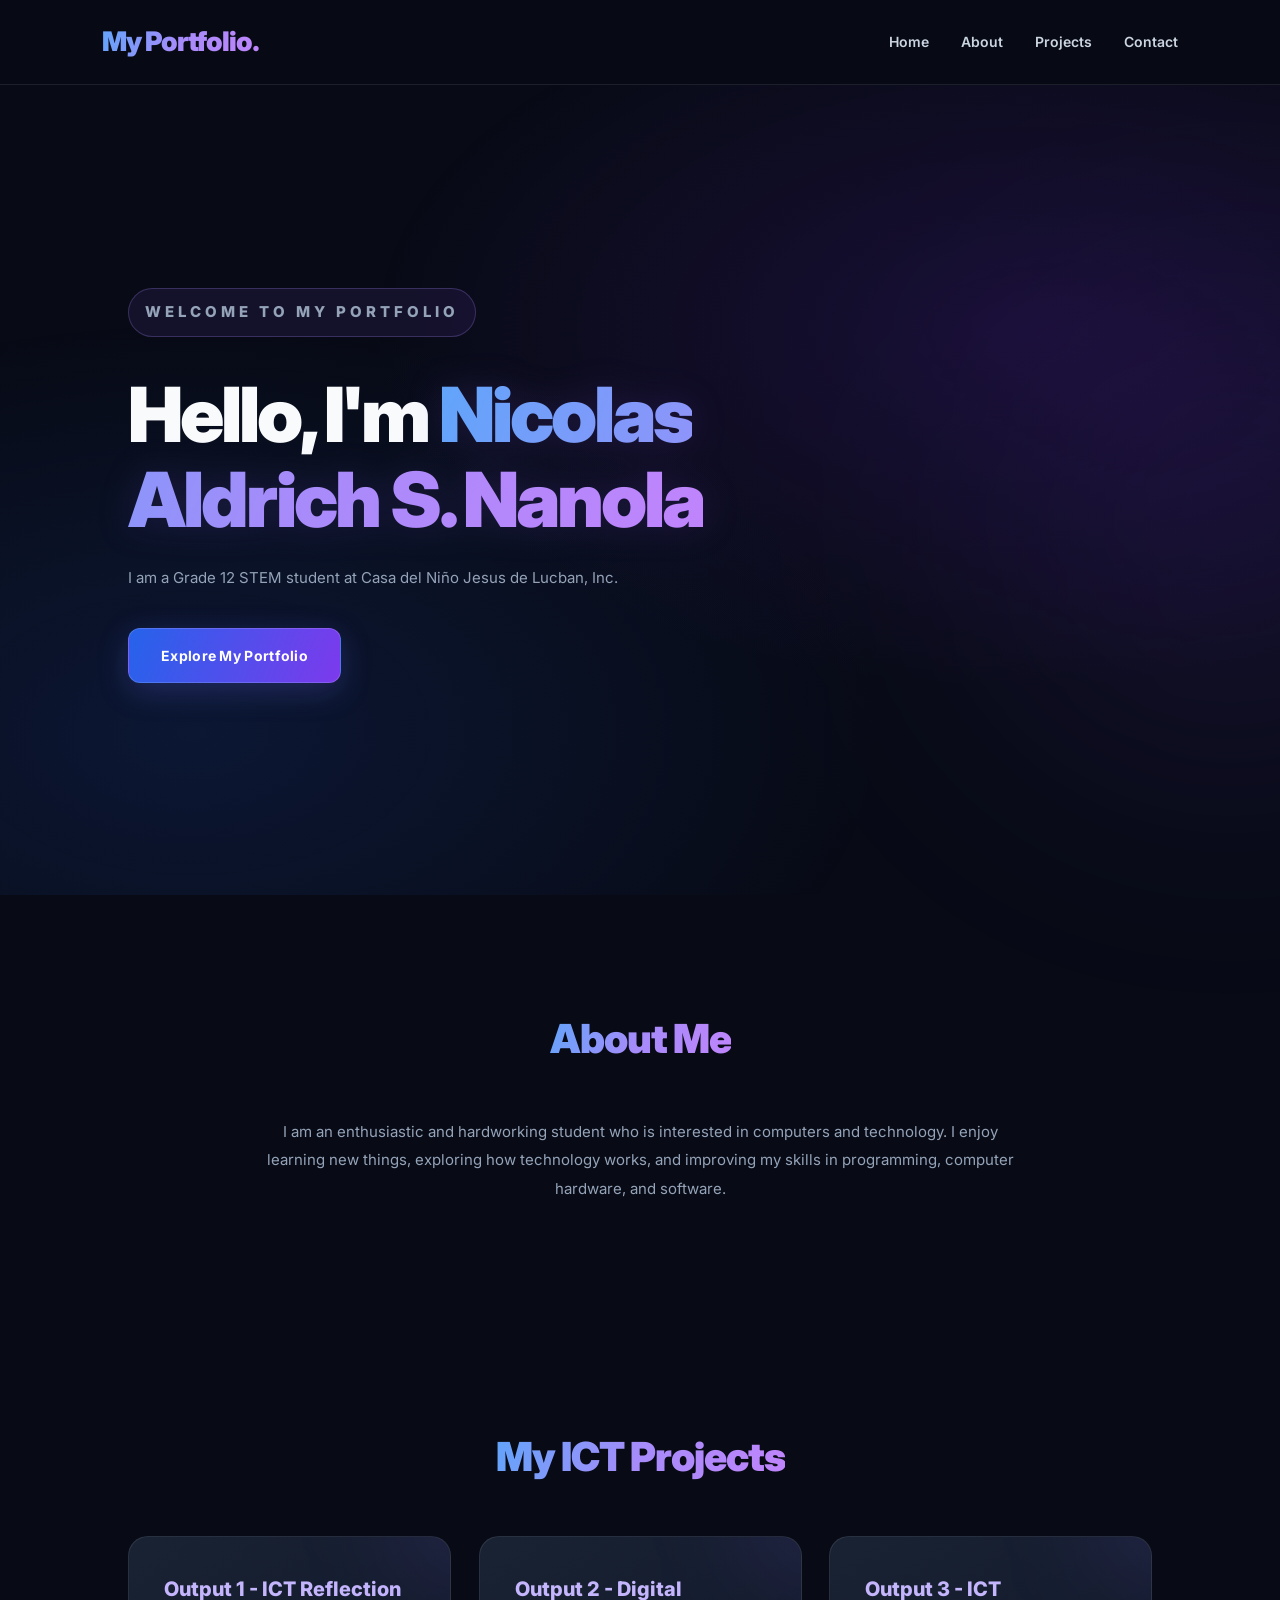
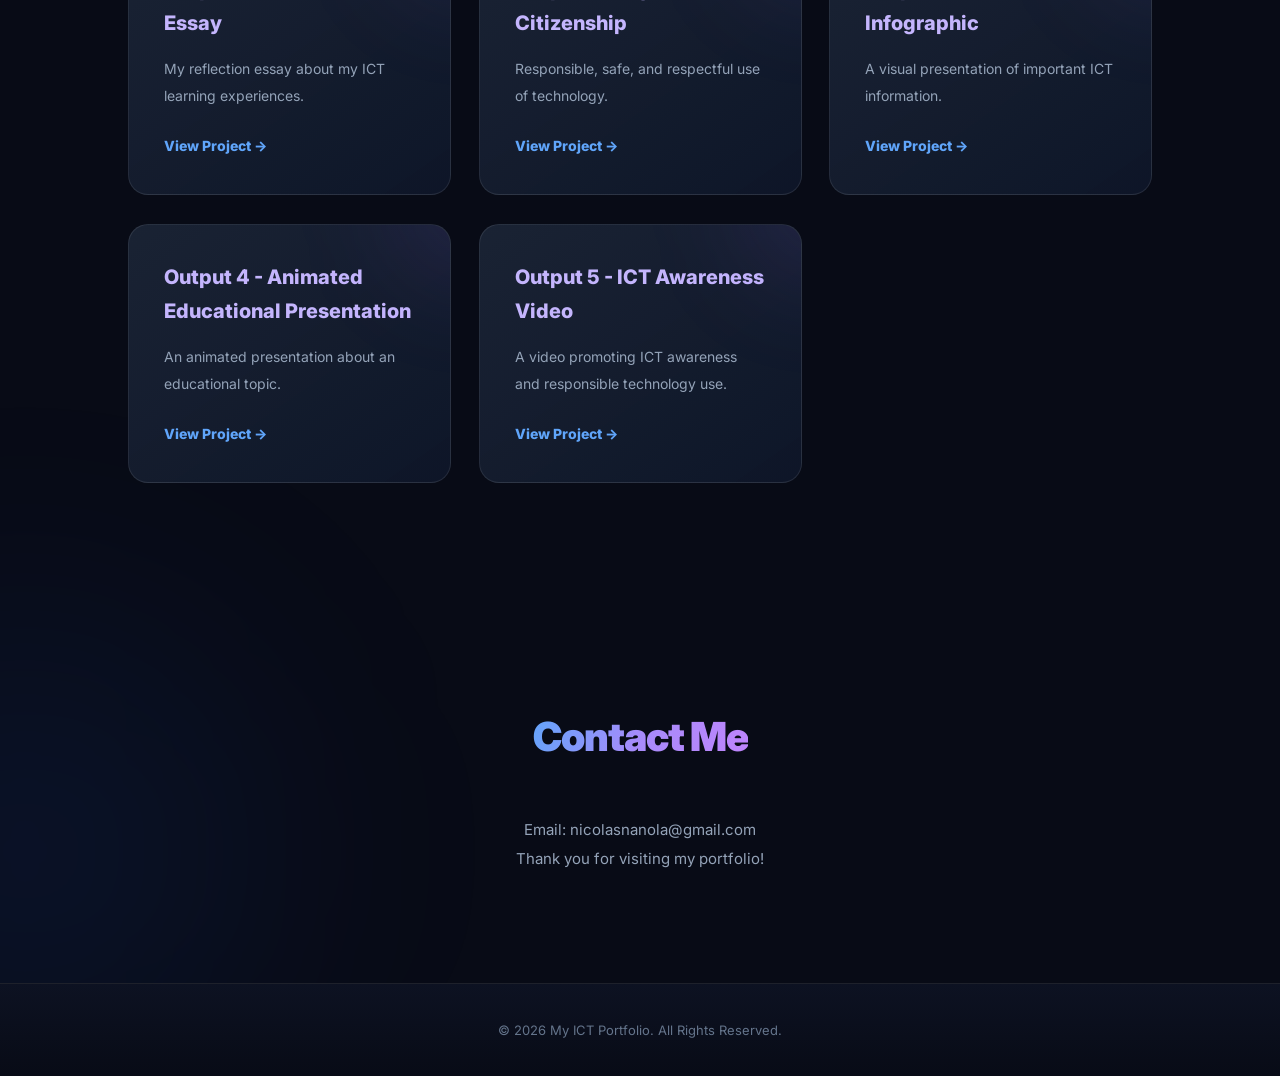
<file: index.html>
<!DOCTYPE html>
<html lang="en">
<head>
    <meta charset="UTF-8">
    <meta name="viewport" content="width=device-width, initial-scale=1.0">
    <title>My ICT Portfolio</title>

    <!-- Connect CSS -->
    <link rel="stylesheet" href="style.css">
</head>

<body>

    <!-- Navigation -->
    <header>
        <nav class="navbar">
            <h2 class="logo">My Portfolio.</h2>

            <ul class="nav-links">
                <li><a href="#home">Home</a></li>
                <li><a href="#about">About</a></li>
                <li><a href="#projects">Projects</a></li>
                <li><a href="#contact">Contact</a></li>
            </ul>
        </nav>
    </header>

    <!-- Home Section -->
    <section id="home" class="hero">
        <div class="hero-content">
            <p class="intro">WELCOME TO MY PORTFOLIO</p>

            <h1>Hello, I'm <span>Nicolas Aldrich S. Nanola</span></h1>

            <p>
                I am a Grade 12 STEM student at Casa del Niño Jesus de Lucban, Inc.
            </p>

            <a href="#about" class="btn">Explore My Portfolio</a>
        </div>
    </section>

    <!-- About Section -->
    <section id="about" class="section">
        <h2>About Me</h2>

        <p>
            I am an enthusiastic and hardworking student who is interested in computers and technology. I enjoy learning new things, exploring how technology works, and improving my skills in programming, computer hardware, and software.
        </p>
    </section>

   

    

<!-- Projects Section -->
<section id="projects" class="section">
    <h2>My ICT Projects</h2>

    <div class="card-container">

        <a href="output1.html" class="card project-card">
            <h3>Output 1 - ICT Reflection Essay</h3>
            <p>My reflection essay about my ICT learning experiences.</p>
            <span>View Project →</span>
        </a>

        <a href="output2.html" class="card project-card">
            <h3>Output 2 - Digital Citizenship</h3>
            <p>Responsible, safe, and respectful use of technology.</p>
            <span>View Project →</span>
        </a>

        <a href="output3.html" class="card project-card">
            <h3>Output 3 - ICT Infographic</h3>
            <p>A visual presentation of important ICT information.</p>
            <span>View Project →</span>
        </a>

        <a href="output4.html" class="card project-card">
            <h3>Output 4 - Animated Educational Presentation</h3>
            <p>An animated presentation about an educational topic.</p>
            <span>View Project →</span>
        </a>

        <a href="output5.html" class="card project-card">
            <h3>Output 5 - ICT Awareness Video</h3>
            <p>A video promoting ICT awareness and responsible technology use.</p>
            <span>View Project →</span>
        </a>

    </div>
</section>


    <!-- Contact Section -->
    <section id="contact" class="section">
        <h2>Contact Me</h2>

        <p>Email: nicolasnanola@gmail.com</p>
        <p>Thank you for visiting my portfolio!</p>
    </section>

    <!-- Footer -->
    <footer>
        <p>&copy; 2026 My ICT Portfolio. All Rights Reserved.</p>
    </footer>

    <!-- Connect JavaScript -->
    <script src="script.js"></script>

</body>
</html>
</file>
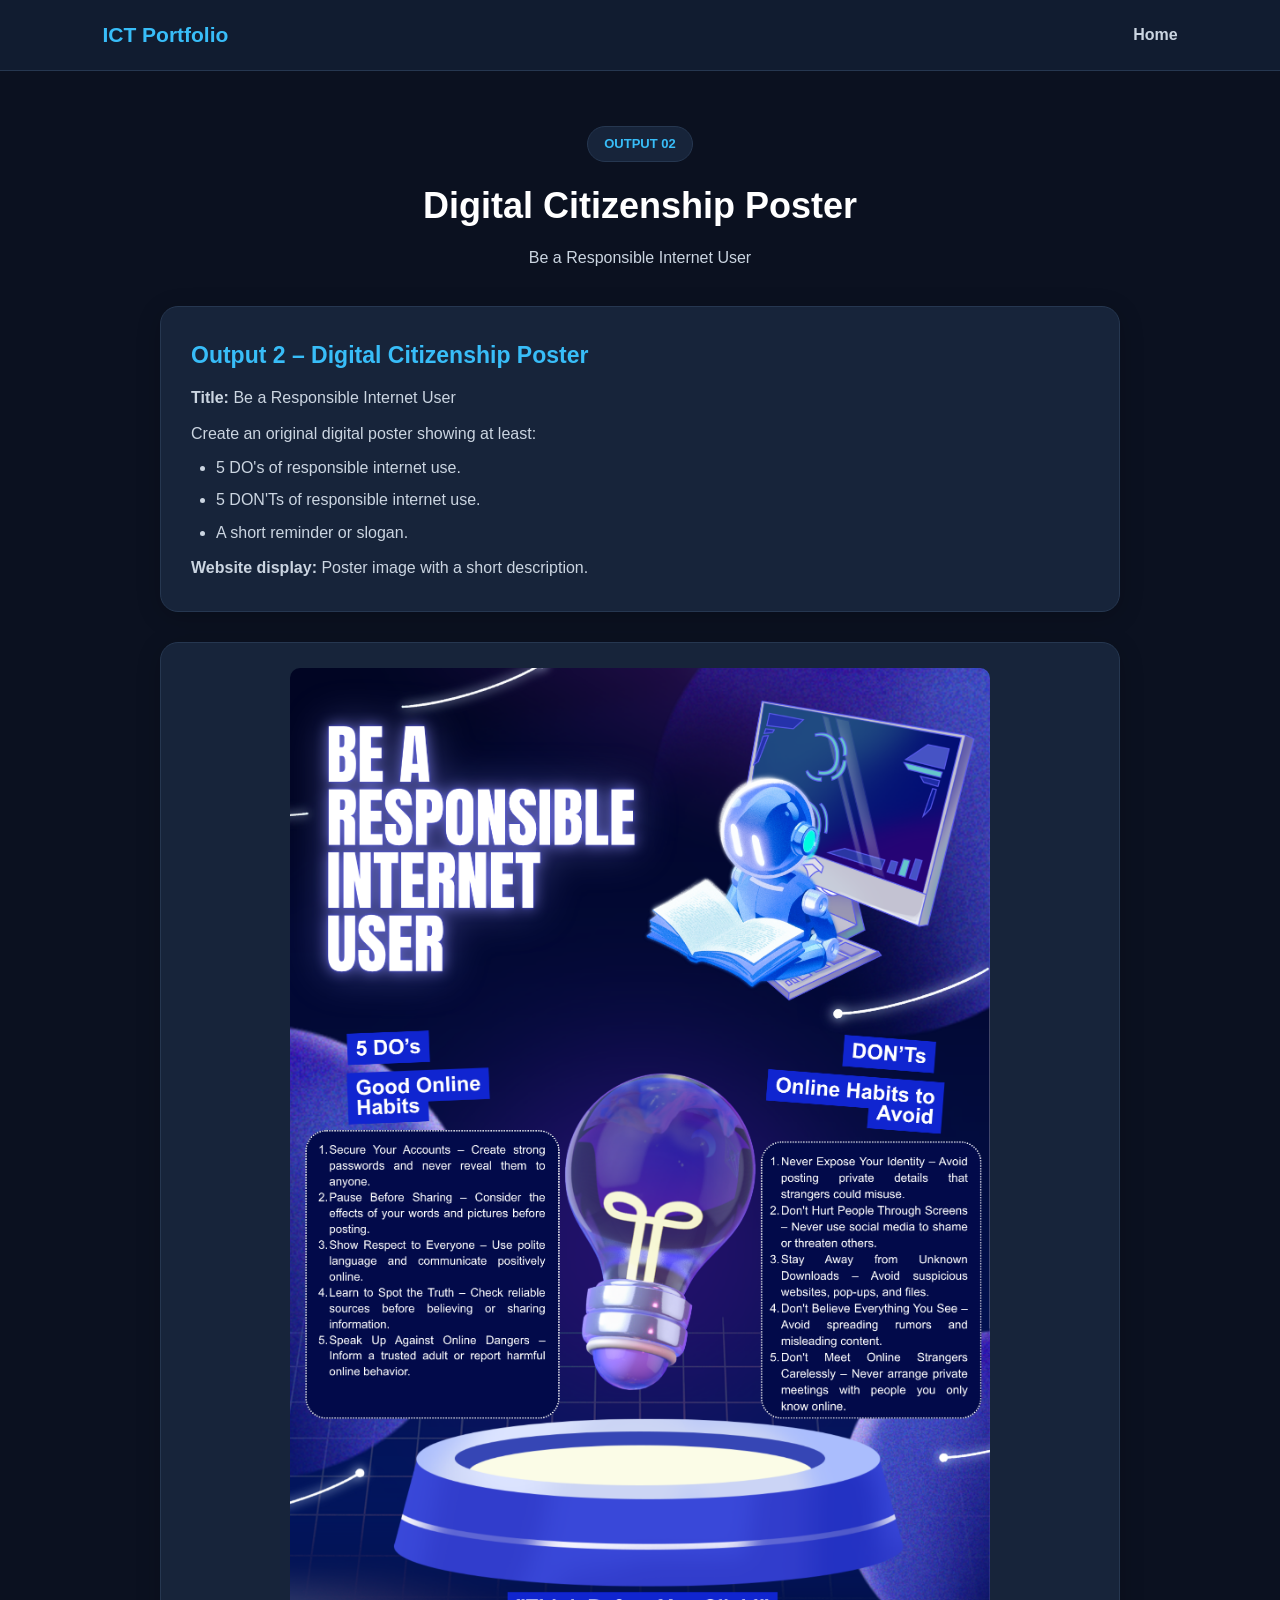
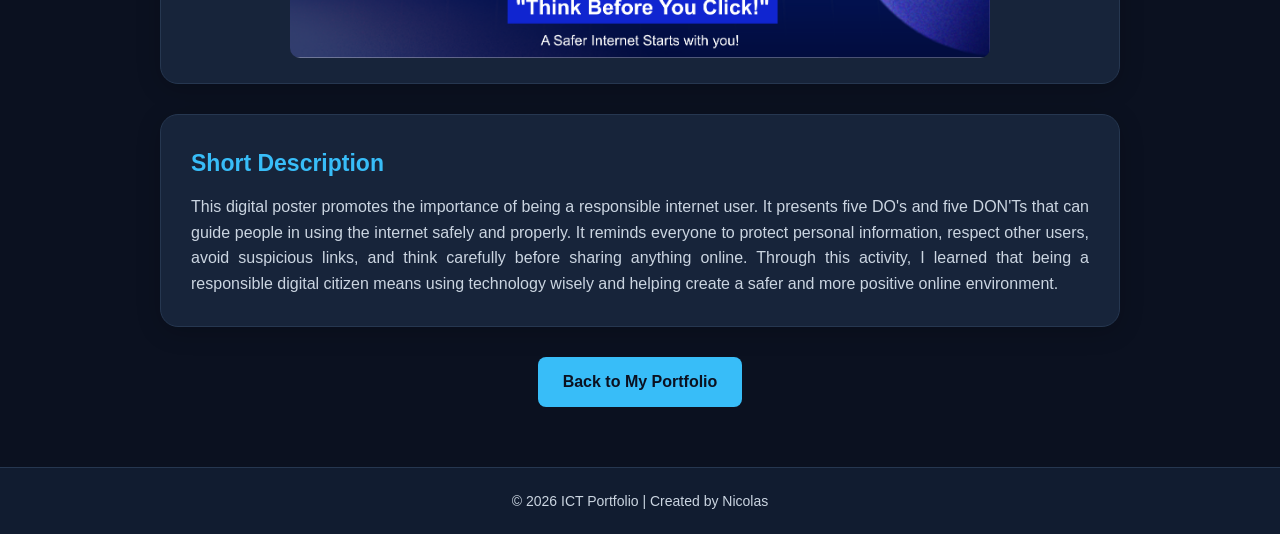
<file: output2.html>
<!DOCTYPE html>
<html lang="en">
<head>
    <meta charset="UTF-8">
    <meta name="viewport" content="width=device-width, initial-scale=1.0">

    <title>Output 2 - Digital Citizenship Poster</title>

    <style>
        * {
            margin: 0;
            padding: 0;
            box-sizing: border-box;
        }

        body {
            font-family: Arial, sans-serif;
            background: #0b1120;
            color: #cbd5e1;
            line-height: 1.6;
            overflow-x: hidden;
            animation: pageEnter 0.8s ease-out both;
        }

        /* Page Entrance Animation */
        @keyframes pageEnter {
            0% {
                opacity: 0;
                transform: translateY(25px);
                filter: blur(6px);
            }

            100% {
                opacity: 1;
                transform: translateY(0);
                filter: blur(0);
            }
        }

        /* Navigation */
        nav {
            background: #111c30;
            padding: 18px 8%;
            display: flex;
            justify-content: space-between;
            align-items: center;
            border-bottom: 1px solid #263750;
        }

        nav h2 {
            color: #38bdf8;
            font-size: 21px;
        }

        nav a {
            text-decoration: none;
            color: #cbd5e1;
            font-weight: bold;
            transition: 0.3s;
        }

        nav a:hover {
            color: #38bdf8;
        }

        /* Main Container */
        .container {
            max-width: 1000px;
            margin: 55px auto;
            padding: 0 20px;
        }

        /* Heading */
        .heading {
            text-align: center;
            margin-bottom: 35px;
        }

        .heading .label {
            display: inline-block;
            background: #17243a;
            color: #38bdf8;
            border: 1px solid #263750;
            padding: 7px 16px;
            border-radius: 20px;
            font-size: 13px;
            font-weight: bold;
            margin-bottom: 15px;
        }

        .heading h1 {
            font-size: 36px;
            color: #ffffff;
            margin-bottom: 10px;
        }

        .heading p {
            color: #cbd5e1;
            font-size: 16px;
        }

        /* Description Cards */
        .description {
            background: #17243a;
            padding: 30px;
            border: 1px solid #263750;
            border-radius: 18px;
            box-shadow: 0 5px 25px rgba(0, 0, 0, 0.2);
            margin-bottom: 30px;
        }

        .description h2 {
            color: #38bdf8;
            margin-bottom: 12px;
            font-size: 23px;
        }

        .description p {
            color: #cbd5e1;
            font-size: 16px;
            text-align: justify;
        }

        .description ul {
            padding-left: 25px;
            margin-top: 8px;
            color: #cbd5e1;
        }

        .description li {
            margin-bottom: 7px;
        }

        /* Poster Image */
        .poster-card {
            background: #17243a;
            padding: 25px;
            border: 1px solid #263750;
            border-radius: 18px;
            box-shadow: 0 5px 25px rgba(0, 0, 0, 0.2);
            margin-bottom: 30px;
            text-align: center;
        }

        .poster-card img {
            display: block;
            width: 100%;
            max-width: 700px;
            height: auto;
            margin: 0 auto;
            border-radius: 10px;
            object-fit: contain;
        }

        /* Image Caption */
        .poster-caption {
            color: #cbd5e1;
            font-size: 14px;
            margin-top: 15px;
        }

        /* Slogan */
        .slogan {
            text-align: center;
            padding: 25px;
            background: #17243a;
            border: 1px solid #263750;
            border-left: 4px solid #38bdf8;
            border-radius: 15px;
            margin-bottom: 35px;
        }

        .slogan h3 {
            color: #38bdf8;
            font-size: 21px;
        }

        .slogan p {
            color: #cbd5e1;
            margin-top: 8px;
        }

        /* Back Button */
        .back-button {
            display: block;
            width: fit-content;
            margin: 0 auto;
            padding: 12px 25px;
            background: #38bdf8;
            color: #0b1120;
            text-decoration: none;
            border-radius: 8px;
            font-weight: bold;
            transition: 0.3s;
        }

        .back-button:hover {
            background: #7dd3fc;
            transform: translateY(-2px);
        }

        /* Footer */
        footer {
            background: #111c30;
            color: #cbd5e1;
            text-align: center;
            padding: 22px;
            margin-top: 60px;
            font-size: 14px;
            border-top: 1px solid #263750;
        }

        /* Responsive Design */
        @media (max-width: 600px) {
            nav {
                padding: 15px 5%;
            }

            .heading h1 {
                font-size: 28px;
            }

            .poster-card {
                padding: 12px;
            }

            .description {
                padding: 20px;
            }
        }
    </style>
</head>

<body>

    <!-- Navigation -->
    <nav>
        <h2>ICT Portfolio</h2>
        <a href="index.html">Home</a>
    </nav>

    <main class="container">

        <!-- Page Heading -->
        <section class="heading">
            <span class="label">OUTPUT 02</span>
            <h1>Digital Citizenship Poster</h1>
            <p>Be a Responsible Internet User</p>
        </section>

        <!-- Activity Instructions -->
        <section class="description">
            <h2>Output 2 – Digital Citizenship Poster</h2>

            <p>
                <strong>Title:</strong> Be a Responsible Internet User
            </p>

            <p style="margin-top: 10px;">
                Create an original digital poster showing at least:
            </p>

            <ul>
                <li>5 DO's of responsible internet use.</li>
                <li>5 DON'Ts of responsible internet use.</li>
                <li>A short reminder or slogan.</li>
            </ul>

            <p style="margin-top: 10px;">
                <strong>Website display:</strong>
                Poster image with a short description.
            </p>
        </section>

        <!-- Poster Image -->
        <section class="poster-card">

            <img
                src="images/digital-output2.png"
                alt="Digital Citizenship Poster about responsible internet use"
                onerror="this.style.display='none'; document.getElementById('image-error').style.display='block';"
            >

            <p id="image-error" style="display:none; color:#f87171; padding:20px;">
                Poster image not found. Please check your image folder
                and filename: digital-output2.png
            </p>

        </section>

        <!-- Short Description -->
        <section class="description">
            <h2>Short Description</h2>

            <p>
                This digital poster promotes the importance of being a
                responsible internet user. It presents five DO's and five
                DON'Ts that can guide people in using the internet safely
                and properly. It reminds everyone to protect personal
                information, respect other users, avoid suspicious links,
                and think carefully before sharing anything online.
                Through this activity, I learned that being a responsible
                digital citizen means using technology wisely and helping
                create a safer and more positive online environment.
            </p>
        </section>

        <!-- Back Button -->
        <a href="index.html" class="back-button">
            Back to My Portfolio
        </a>

    </main>

    <!-- Footer -->
    <footer>
        <p>© 2026 ICT Portfolio | Created by Nicolas</p>
    </footer>

</body>
</html>
</file>
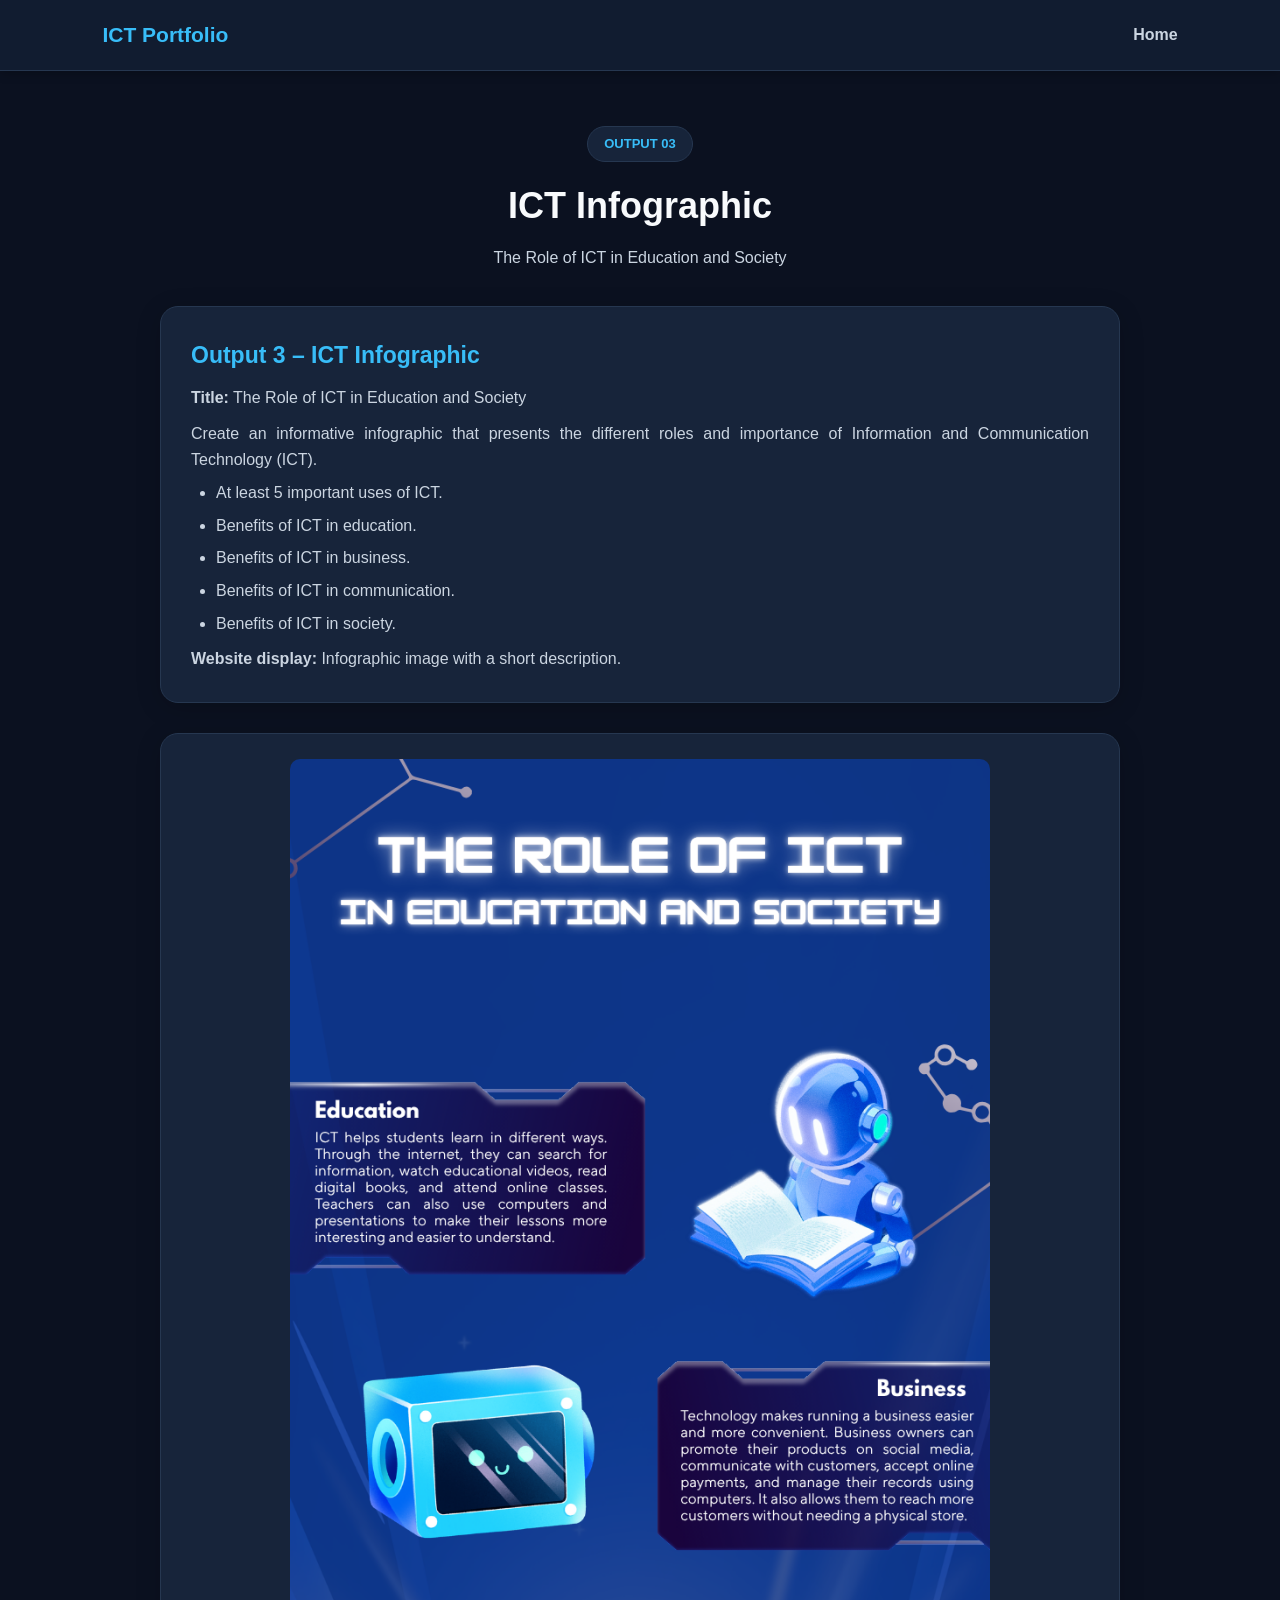
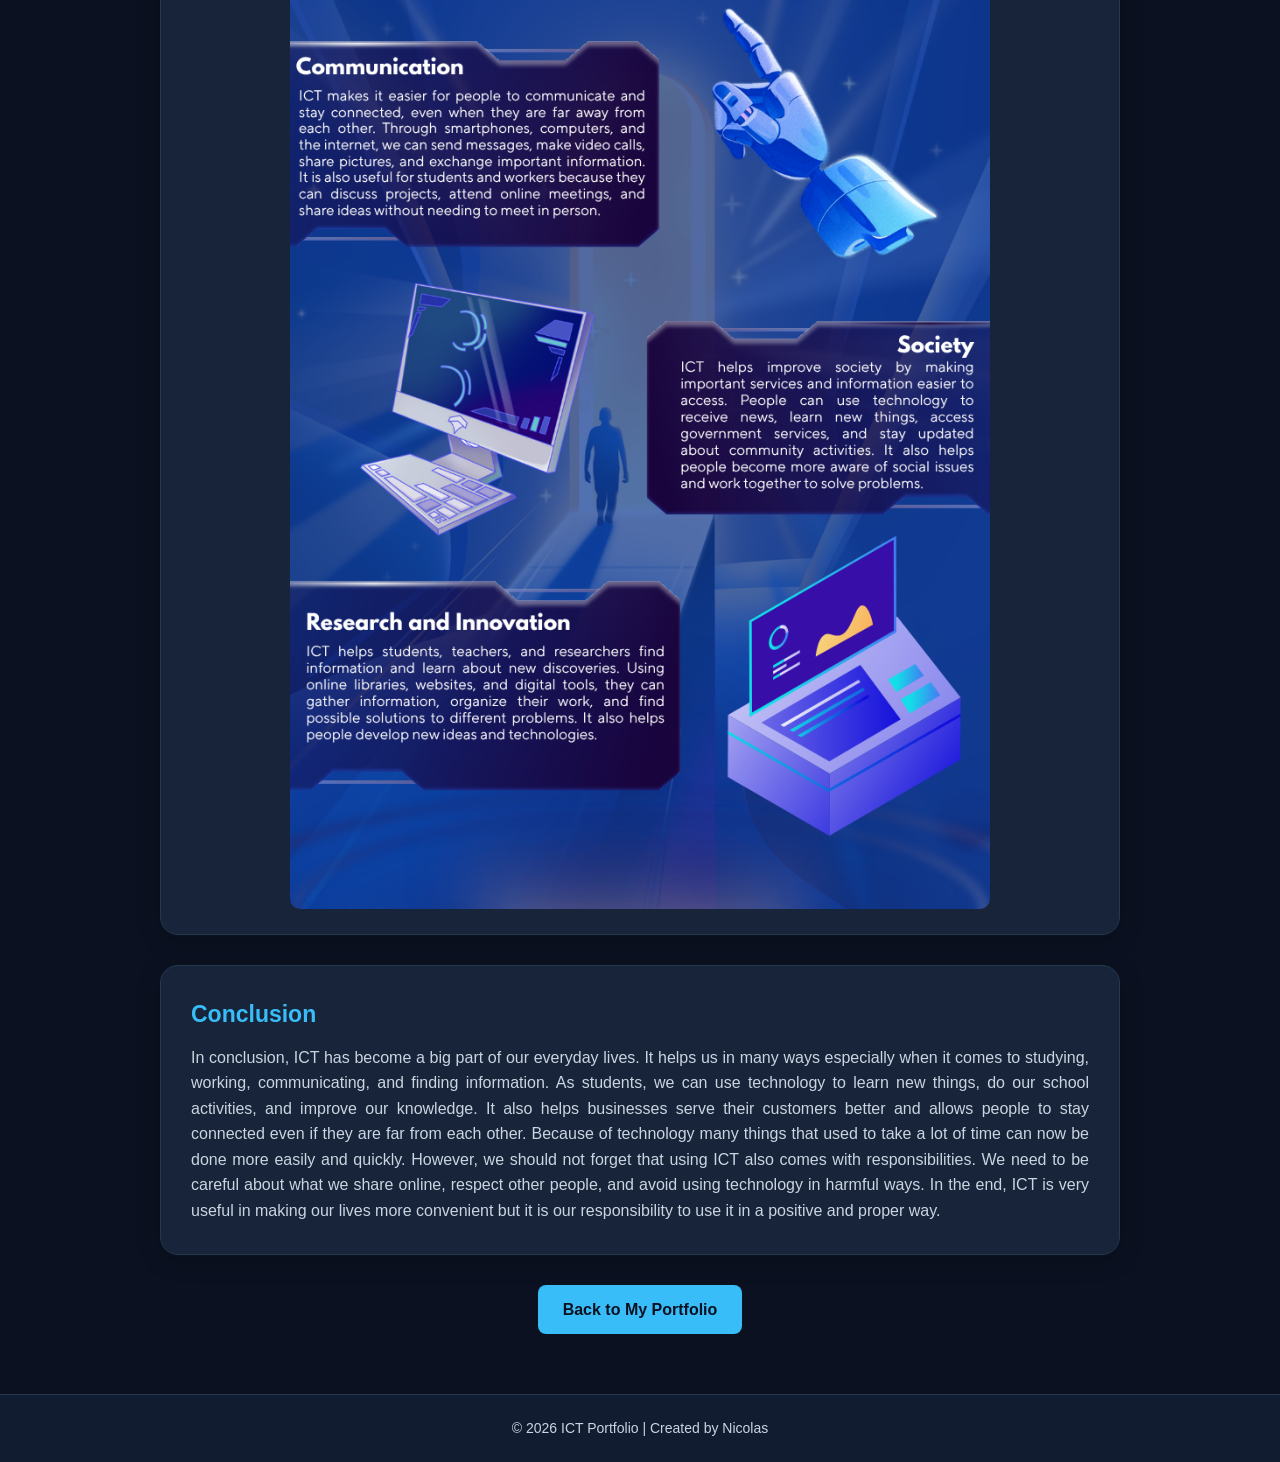
<file: output3.html>
<!DOCTYPE html>
<html lang="en">
<head>
    <meta charset="UTF-8">
    <meta name="viewport" content="width=device-width, initial-scale=1.0">

    <title>Output 3 - ICT Infographic</title>

    <style>
        * {
            margin: 0;
            padding: 0;
            box-sizing: border-box;
        }

        body {
            font-family: Arial, sans-serif;
            background: #0b1120;
            color: #f8fafc;
            line-height: 1.6;
            overflow-x: hidden;
            animation: pageEnter 0.8s ease-out both;
        }

        /* Page Entrance Animation */
        @keyframes pageEnter {
            0% {
                opacity: 0;
                transform: translateY(25px);
                filter: blur(6px);
            }

            100% {
                opacity: 1;
                transform: translateY(0);
                filter: blur(0);
            }
        }

        /* Navigation */
        nav {
            background: #111c30;
            padding: 18px 8%;
            display: flex;
            justify-content: space-between;
            align-items: center;
            box-shadow: 0 2px 10px rgba(0, 0, 0, 0.25);
            border-bottom: 1px solid #263750;
        }

        nav h2 {
            color: #38bdf8;
            font-size: 21px;
        }

        nav a {
            text-decoration: none;
            color: #cbd5e1;
            font-weight: bold;
            transition: 0.3s;
        }

        nav a:hover {
            color: #38bdf8;
        }

        /* Main Container */
        .container {
            max-width: 1000px;
            margin: 55px auto;
            padding: 0 20px;
        }

        /* Heading */
        .heading {
            text-align: center;
            margin-bottom: 35px;
        }

        .heading .label {
            display: inline-block;
            background: #17243a;
            color: #38bdf8;
            border: 1px solid #263750;
            padding: 7px 16px;
            border-radius: 20px;
            font-size: 13px;
            font-weight: bold;
            margin-bottom: 15px;
        }

        .heading h1 {
            font-size: 36px;
            color: #f8fafc;
            margin-bottom: 10px;
        }

        .heading p {
            color: #cbd5e1;
            font-size: 16px;
        }

        /* Description Cards */
        .description {
            background: #17243a;
            color: #f8fafc;
            border: 1px solid #263750;
            padding: 30px;
            border-radius: 18px;
            box-shadow: 0 5px 25px rgba(0, 0, 0, 0.18);
            margin-bottom: 30px;
        }

        .description h2 {
            color: #38bdf8;
            margin-bottom: 12px;
            font-size: 23px;
        }

        .description p {
            color: #cbd5e1;
            font-size: 16px;
            text-align: justify;
        }

        .description ul {
            padding-left: 25px;
            margin-top: 8px;
            color: #cbd5e1;
        }

        .description li {
            margin-bottom: 7px;
        }

        /* Infographic Image */
        .poster-card {
            background: #17243a;
            border: 1px solid #263750;
            padding: 25px;
            border-radius: 18px;
            box-shadow: 0 5px 25px rgba(0, 0, 0, 0.18);
            margin-bottom: 30px;
            text-align: center;
        }

        .poster-card img {
            display: block;
            width: 100%;
            max-width: 700px;
            height: auto;
            margin: 0 auto;
            border-radius: 10px;
            object-fit: contain;
        }

        /* Image Caption */
        .poster-caption {
            color: #cbd5e1;
            font-size: 14px;
            margin-top: 15px;
        }

        /* Slogan */
        .slogan {
            text-align: center;
            padding: 25px;
            background: #17243a;
            border: 1px solid #263750;
            border-left: 4px solid #38bdf8;
            border-radius: 15px;
            margin-bottom: 35px;
        }

        .slogan h3 {
            color: #38bdf8;
            font-size: 21px;
        }

        .slogan p {
            color: #cbd5e1;
            margin-top: 8px;
        }

        /* Back Button */
        .back-button {
            display: block;
            width: fit-content;
            margin: 0 auto;
            padding: 12px 25px;
            background: #38bdf8;
            color: #0b1120;
            text-decoration: none;
            border-radius: 8px;
            font-weight: bold;
            transition: 0.3s;
        }

        .back-button:hover {
            background: #7dd3fc;
            transform: translateY(-2px);
        }

        /* Footer */
        footer {
            background: #111c30;
            color: #cbd5e1;
            text-align: center;
            padding: 22px;
            margin-top: 60px;
            font-size: 14px;
            border-top: 1px solid #263750;
        }

        /* Responsive Design */
        @media (max-width: 600px) {
            nav {
                padding: 15px 5%;
            }

            .heading h1 {
                font-size: 28px;
            }

            .poster-card {
                padding: 12px;
            }

            .description {
                padding: 20px;
            }
        }
    </style>
</head>

<body>

    <!-- Navigation -->
    <nav>
        <h2>ICT Portfolio</h2>
        <a href="index.html">Home</a>
    </nav>

    <main class="container">

        <!-- Page Heading -->
        <section class="heading">
            <span class="label">OUTPUT 03</span>
            <h1>ICT Infographic</h1>
            <p>The Role of ICT in Education and Society</p>
        </section>

        <!-- Activity Instructions -->
        <section class="description">
            <h2>Output 3 – ICT Infographic</h2>

            <p>
                <strong>Title:</strong> The Role of ICT in Education and Society
            </p>

            <p style="margin-top: 10px;">
                Create an informative infographic that presents the
                different roles and importance of Information and
                Communication Technology (ICT).
            </p>

            <ul>
                <li>At least 5 important uses of ICT.</li>
                <li>Benefits of ICT in education.</li>
                <li>Benefits of ICT in business.</li>
                <li>Benefits of ICT in communication.</li>
                <li>Benefits of ICT in society.</li>
            </ul>

            <p style="margin-top: 10px;">
                <strong>Website display:</strong>
                Infographic image with a short description.
            </p>
        </section>

        <!-- Infographic Image -->
        <section class="poster-card">

            <img
                src="images/output3-infographic.png"
                alt="ICT Infographic showing the role of ICT in education and society"
                onerror="this.style.display='none'; document.getElementById('image-error').style.display='block';"
            >

            <p id="image-error" style="display:none; color:#f87171; padding:20px;">
                Infographic image not found. Please check your image folder
                and filename: output3-infographic.png
            </p>

        </section>

        <!-- Short Description -->
        <section class="description">
            <h2>Conclusion</h2>

            <p>
                In conclusion, ICT has become a big part of our everyday lives. It helps us in many ways especially when it comes to studying, working, communicating, and finding information. As students, we can use technology to learn new things, do our school activities, and improve our knowledge. It also helps businesses serve their customers better and allows people to stay connected even if they are far from each other. Because of technology many things that used to take a lot of time can now be done more easily and quickly. However, we should not forget that using ICT also comes with responsibilities. We need to be careful about what we share online, respect other people, and avoid using technology in harmful ways. In the end, ICT is very useful in making our lives more convenient but it is our responsibility to use it in a positive and proper way.
            </p>
        </section>

        <!-- Back Button -->
        <a href="index.html" class="back-button">
            Back to My Portfolio
        </a>

    </main>

    <!-- Footer -->
    <footer>
        <p>© 2026 ICT Portfolio | Created by Nicolas</p>
    </footer>

</body>
</html>
</file>
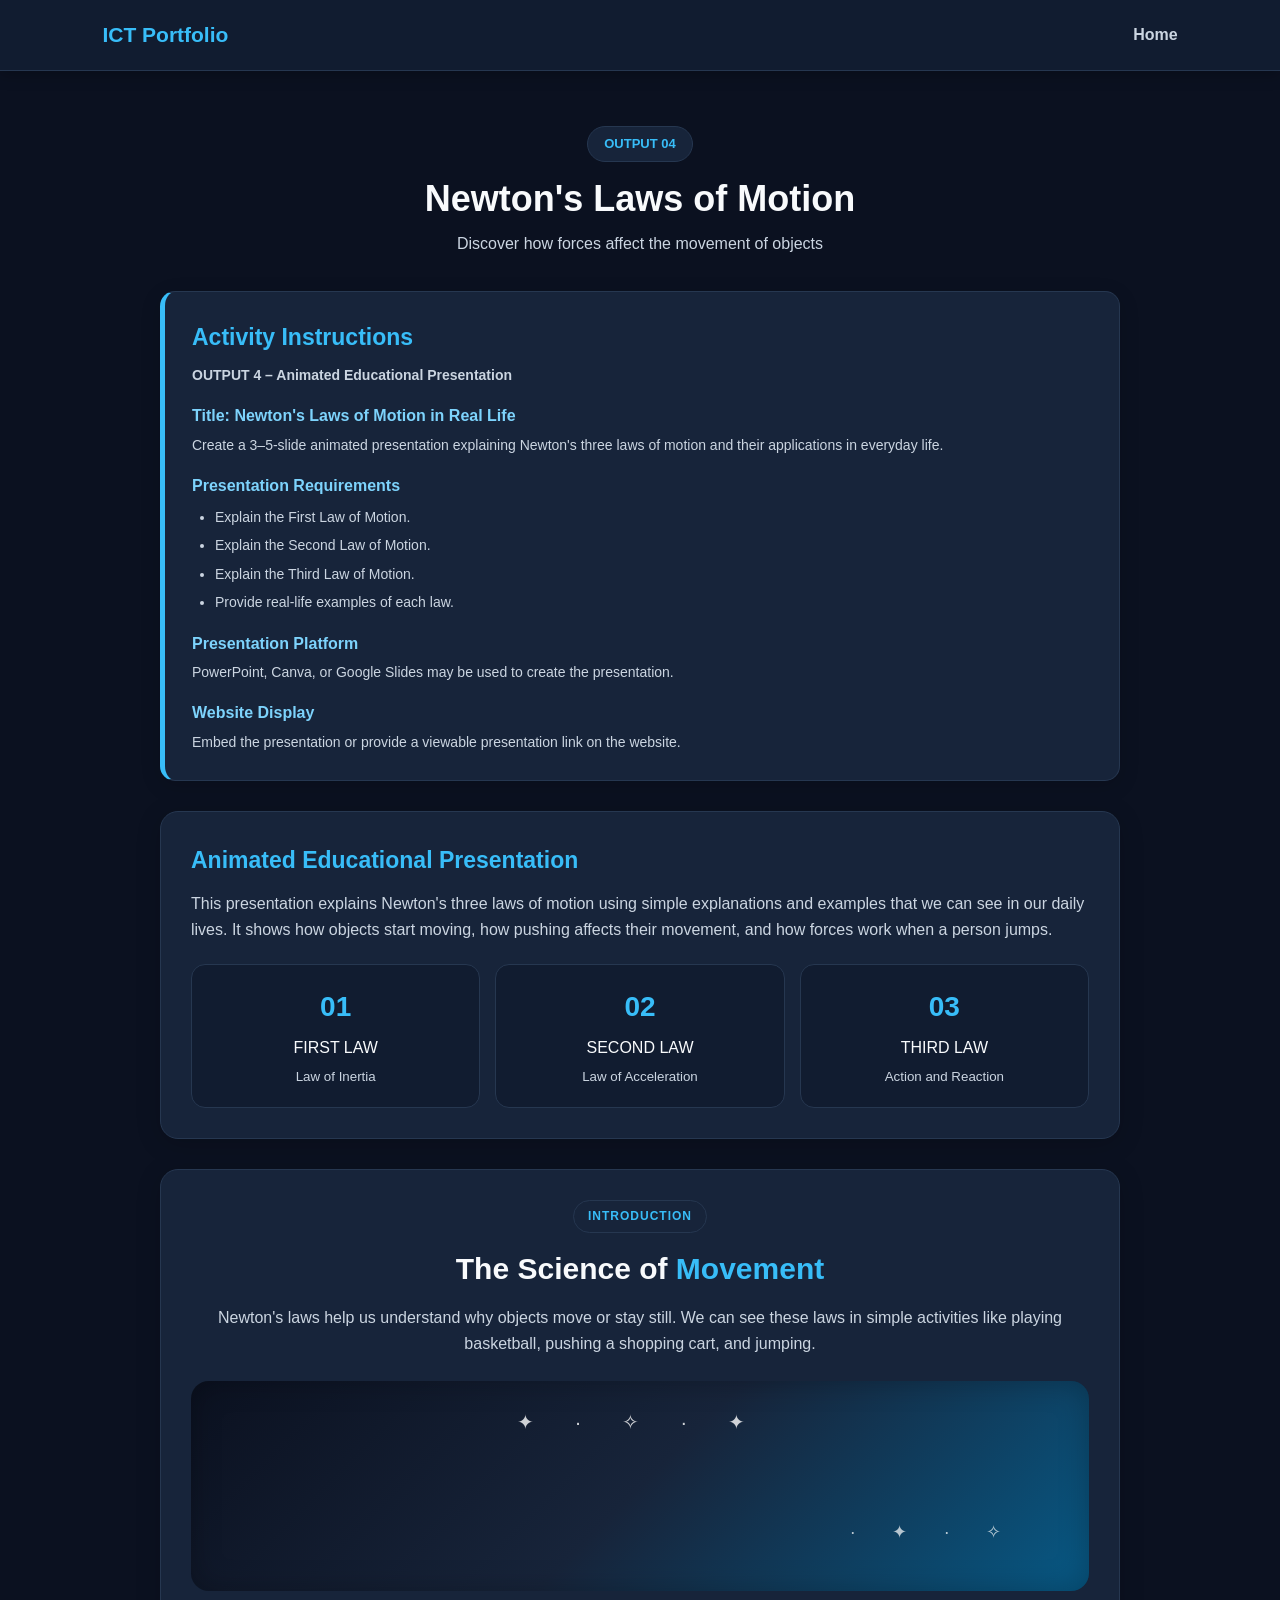
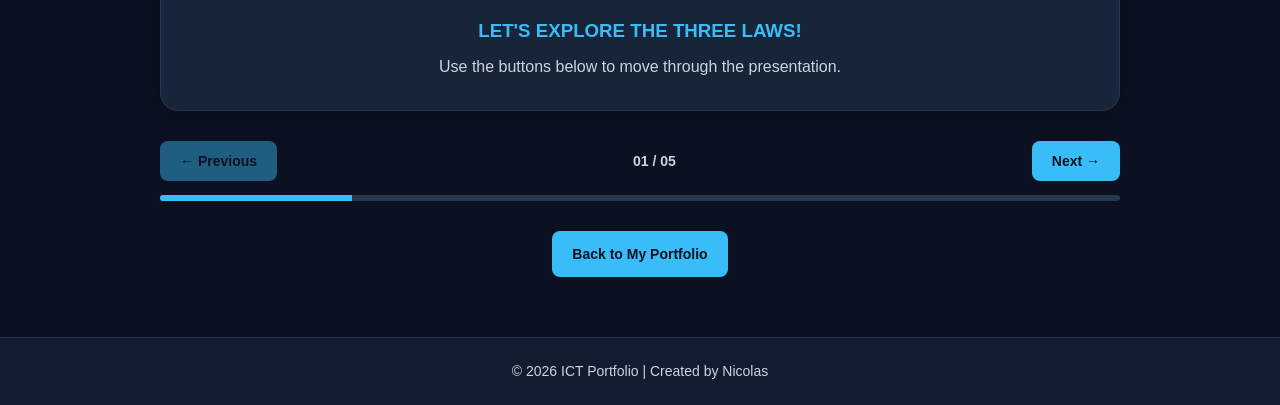
<file: output4.html>
<!DOCTYPE html>
<html lang="en">
<head>
<meta charset="UTF-8">
<meta name="viewport" content="width=device-width, initial-scale=1.0">
<title>Output 4 - Newton's Laws of Motion</title>

<style>
* {
    margin: 0;
    padding: 0;
    box-sizing: border-box;
}

body {
    font-family: Arial, sans-serif;
    background: #0b1120;
    color: #f8fafc;
    line-height: 1.6;
    overflow-x: hidden;
    animation: pageEnter 0.8s ease-out both;
}

/* PAGE ENTRANCE ANIMATION */

@keyframes pageEnter {
    0% {
        opacity: 0;
        transform: translateY(25px);
        filter: blur(6px);
    }

    100% {
        opacity: 1;
        transform: translateY(0);
        filter: blur(0);
    }
}

/* NAVIGATION */

nav {
    background: #111c30;
    padding: 18px 8%;
    display: flex;
    justify-content: space-between;
    align-items: center;
    box-shadow: 0 3px 15px rgba(0,0,0,0.25);
    border-bottom: 1px solid #263750;
}

nav h2 {
    color: #38bdf8;
    font-size: 21px;
}

nav a {
    text-decoration: none;
    color: #cbd5e1;
    font-weight: bold;
    transition: 0.3s;
}

nav a:hover {
    color: #38bdf8;
}

/* MAIN CONTAINER */

.container {
    max-width: 1000px;
    margin: 55px auto;
    padding: 0 20px;
}

.heading {
    text-align: center;
    margin-bottom: 35px;
}

.heading .label {
    display: inline-block;
    background: #17243a;
    color: #38bdf8;
    border: 1px solid #263750;
    padding: 7px 16px;
    border-radius: 20px;
    font-size: 13px;
    font-weight: bold;
    margin-bottom: 15px;
}

.heading h1 {
    font-size: 36px;
    color: #f8fafc;
    margin-bottom: 10px;
    line-height: 1.2;
}

.heading p {
    color: #cbd5e1;
    font-size: 16px;
}

/* CONTENT CARDS */

.description,
.lesson-card,
.summary-card,
.demo-card {
    background: #17243a;
    color: #f8fafc;
    border: 1px solid #263750;
    padding: 30px;
    border-radius: 18px;
    box-shadow: 0 5px 25px rgba(0,0,0,0.18);
    margin-bottom: 30px;
}

.description h2,
.lesson-card h2,
.demo-card h2 {
    color: #38bdf8;
    margin-bottom: 12px;
    font-size: 23px;
}

.description p,
.lesson-card p,
.demo-card p {
    color: #cbd5e1;
    font-size: 16px;
}

/* ACTIVITY INSTRUCTIONS */

.instructions {
    background: #17243a;
    border: 1px solid #263750;
    border-left: 5px solid #38bdf8;
    padding: 27px;
    border-radius: 15px;
    margin-bottom: 30px;
    box-shadow: 0 5px 20px rgba(0,0,0,0.15);
}

.instructions h2 {
    color: #38bdf8;
    font-size: 23px;
    margin-bottom: 8px;
}

.instructions h3 {
    color: #7dd3fc;
    margin-top: 17px;
    margin-bottom: 5px;
    font-size: 16px;
}

.instructions p,
.instructions li {
    color: #cbd5e1;
    font-size: 14px;
}

.instructions ul {
    padding-left: 23px;
    margin-top: 7px;
}

.instructions li {
    margin-bottom: 6px;
}

/* LAW MENU */

.law-menu {
    display: grid;
    grid-template-columns: repeat(3, 1fr);
    gap: 15px;
    margin-top: 22px;
}

.law-card {
    display: block;
    background: #111c30;
    border: 1px solid #263750;
    border-radius: 14px;
    padding: 20px 14px;
    color: #f8fafc;
    text-align: center;
    cursor: pointer;
    font: inherit;
    transition: 0.3s;
}

.law-card:hover {
    background: #20334d;
    border-color: #38bdf8;
    transform: translateY(-3px);
}

.law-card .number {
    display: block;
    color: #38bdf8;
    font-size: 28px;
    font-weight: bold;
    margin-bottom: 5px;
}

.law-card small {
    display: block;
    color: #cbd5e1;
    margin-top: 5px;
}

/* SLIDES */

.slide {
    display: none;
}

.slide.active {
    display: block;
    animation: cinematicSlide 0.85s cubic-bezier(0.16, 1, 0.3, 1) both;
}

@keyframes cinematicSlide {
    0% {
        opacity: 0;
        transform: translateY(30px) scale(0.97);
        filter: blur(10px);
    }

    60% {
        opacity: 1;
        filter: blur(2px);
    }

    100% {
        opacity: 1;
        transform: translateY(0) scale(1);
        filter: blur(0);
    }
}

.slide-label {
    display: inline-block;
    background: #17243a;
    color: #38bdf8;
    border: 1px solid #263750;
    padding: 6px 14px;
    border-radius: 20px;
    font-size: 12px;
    font-weight: bold;
    letter-spacing: 1px;
    margin-bottom: 12px;
}

.slide-title {
    color: #f8fafc;
    font-size: 30px;
    margin-bottom: 20px;
}

.blue {
    color: #38bdf8;
}

/* LESSON CONTENT */

.lesson-grid {
    display: grid;
    grid-template-columns: 1fr 1fr;
    gap: 22px;
    align-items: stretch;
}

.lesson-card {
    margin-bottom: 0;
    padding: 25px;
}

.lesson-card h3 {
    color: #38bdf8;
    font-size: 16px;
    margin-bottom: 9px;
}

.lesson-card p {
    font-size: 15px;
}

.formula {
    color: #38bdf8;
    font-size: 30px;
    font-weight: bold;
    margin: 12px 0;
}

/* DEMONSTRATION */

.demo-card {
    padding: 25px;
    margin-top: 22px;
}

.scene {
    position: relative;
    height: 300px;
    margin-top: 15px;
    border-radius: 14px;
    overflow: hidden;
    border: 1px solid #263750;
    background: linear-gradient(
        #17243a 0%,
        #20334d 75%,
        #263750 75%
    );
}

.scene-heading {
    position: absolute;
    top: 12px;
    left: 0;
    right: 0;
    text-align: center;
    color: #cbd5e1;
    font-size: 11px;
    font-weight: bold;
    letter-spacing: 1px;
    z-index: 3;
}

.scene-ground {
    position: absolute;
    height: 6px;
    background: #38bdf8;
    left: 0;
    right: 0;
    bottom: 48px;
}

.scene-status {
    position: absolute;
    bottom: 12px;
    left: 8px;
    right: 8px;
    text-align: center;
    color: #f8fafc;
    font-size: 12px;
    font-weight: bold;
    z-index: 4;
}

.scene-object {
    position: absolute;
    z-index: 2;
}

/* ROCKET ANIMATION */

.rocket-scene {
    position: relative;
    height: 210px;
    margin: 25px 0;
    overflow: hidden;
    border-radius: 18px;
    background: linear-gradient(135deg, #0b1120, #17243a, #075985);
    box-shadow: inset 0 0 30px rgba(0,0,0,0.25);
}

.rocket-scene::before {
    content: "✦       ·       ✧          ·       ✦";
    position: absolute;
    top: 25px;
    left: 10%;
    width: 80%;
    color: #ffffff;
    font-size: 20px;
    letter-spacing: 18px;
    opacity: 0.8;
}

.rocket-scene::after {
    content: "·       ✦        ·        ✧";
    position: absolute;
    bottom: 45px;
    right: 8%;
    color: #ffffff;
    font-size: 18px;
    letter-spacing: 16px;
    opacity: 0.7;
}

.rocket {
    position: absolute;
    left: -100px;
    bottom: 35px;
    font-size: 65px;
    z-index: 2;
    transform: rotate(-35deg);
    animation: rocketFlight 7s linear infinite;
}

.rocket-flame {
    position: absolute;
    left: -100px;
    bottom: 32px;
    font-size: 32px;
    z-index: 1;
    animation: rocketFlame 7s linear infinite;
}

@keyframes rocketFlight {
    0% {
        left: -100px;
        bottom: 25px;
        transform: rotate(-35deg);
    }
    25% {
        bottom: 65px;
        transform: rotate(-30deg);
    }
    50% {
        bottom: 110px;
        transform: rotate(-35deg);
    }
    75% {
        bottom: 75px;
        transform: rotate(-30deg);
    }
    100% {
        left: calc(100% + 100px);
        bottom: 135px;
        transform: rotate(-35deg);
    }
}

@keyframes rocketFlame {
    0% {
        left: -125px;
        bottom: 10px;
        opacity: 0.8;
    }
    50% {
        bottom: 95px;
        opacity: 1;
    }
    100% {
        left: calc(100% + 75px);
        bottom: 120px;
        opacity: 0.8;
    }
}

/* BUTTONS */

.controls {
    display: flex;
    flex-wrap: wrap;
    gap: 10px;
    margin-top: 17px;
}

.primary-btn,
.reset-btn,
.nav-btn,
.back-button {
    border: 0;
    border-radius: 8px;
    padding: 12px 20px;
    font-weight: bold;
    font-size: 14px;
    cursor: pointer;
    text-decoration: none;
    transition: 0.3s;
}

.primary-btn,
.nav-btn,
.back-button {
    color: #0b1120;
    background: #38bdf8;
}

.primary-btn:hover,
.nav-btn:hover:not(:disabled),
.back-button:hover {
    background: #7dd3fc;
    transform: translateY(-2px);
}

.reset-btn {
    background: #263750;
    color: #cbd5e1;
    border: 1px solid #334b68;
}

.reset-btn:hover {
    background: #334b68;
    color: #ffffff;
}

button:disabled {
    opacity: 0.45;
    cursor: not-allowed;
    transform: none;
}

/* EXPLANATION */

.explanation {
    background: #111c30;
    border: 1px solid #263750;
    border-left: 4px solid #38bdf8;
    border-radius: 10px;
    padding: 16px;
    margin-top: 17px;
}

.explanation h3 {
    color: #38bdf8;
    font-size: 15px;
    margin-bottom: 5px;
}

.explanation p {
    color: #cbd5e1;
    font-size: 14px;
}

/* FIRST LAW: BASKETBALL */

#basketball {
    left: 8%;
    bottom: 52px;
    font-size: 52px;
}

#basketScene.playing #basketball {
    animation: basketballMove 4s ease-out forwards;
}

@keyframes basketballMove {
    0% {
        left: 8%;
        transform: rotate(0);
    }
    25% {
        left: 32%;
        transform: rotate(180deg);
    }
    55% {
        left: 60%;
        transform: rotate(360deg);
    }
    85%, 100% {
        left: 77%;
        transform: rotate(540deg);
    }
}

/* SECOND LAW: SHOPPING CART */

.cart {
    left: 8%;
    bottom: 52px;
    font-size: 65px;
}

#cartScene.gentle .cart {
    animation: cartGentle 2.5s ease-out forwards;
}

#cartScene.strong .cart {
    animation: cartStrong 2.5s ease-out forwards;
}

@keyframes cartGentle {
    to {
        left: 38%;
    }
}

@keyframes cartStrong {
    to {
        left: 76%;
    }
}

.cart-force {
    position: absolute;
    left: 12%;
    bottom: 125px;
    color: #38bdf8;
    font-size: 27px;
    opacity: 0;
}

#cartScene.gentle .cart-force {
    animation: gentleArrow 1.8s forwards;
}

#cartScene.strong .cart-force {
    animation: strongArrow 1.8s forwards;
}

@keyframes gentleArrow {
    20% {
        opacity: 1;
    }
    100% {
        opacity: 0;
        transform: translateX(65px);
    }
}

@keyframes strongArrow {
    20% {
        opacity: 1;
    }
    100% {
        opacity: 0;
        transform: translateX(200px);
    }
}

/* THIRD LAW: JUMPING PERSON */

.jumper {
    left: 42%;
    bottom: 52px;
    font-size: 62px;
}

.jump-arrow,
.reaction-arrow {
    position: absolute;
    bottom: 120px;
    font-size: 30px;
    opacity: 0;
    z-index: 3;
}

.jump-arrow {
    left: 45%;
}

.reaction-arrow {
    left: 53%;
}

#jumpScene.jumping .jumper {
    animation: jumpUp 1.6s ease-in-out forwards;
}

#jumpScene.jumping .jump-arrow {
    animation: pushDown 1.6s ease forwards;
}

#jumpScene.jumping .reaction-arrow {
    animation: pushUp 1.6s ease forwards;
}

@keyframes jumpUp {
    0%, 15% {
        bottom: 52px;
        transform: rotate(0);
    }
    45%, 75% {
        bottom: 175px;
    }
    100% {
        bottom: 52px;
        transform: rotate(0);
    }
}

@keyframes pushDown {
    0%, 15% {
        opacity: 0;
    }
    25%, 65% {
        opacity: 1;
        transform: translateY(25px);
    }
    100% {
        opacity: 0;
        transform: translateY(35px);
    }
}

@keyframes pushUp {
    0%, 15% {
        opacity: 0;
    }
    25%, 65% {
        opacity: 1;
        transform: translateY(-65px);
    }
    100% {
        opacity: 0;
        transform: translateY(-75px);
    }
}

/* CONCLUSION */

.summary-list {
    display: grid;
    gap: 15px;
    margin: 22px 0;
}

.summary-card {
    display: flex;
    align-items: center;
    gap: 18px;
    padding: 20px;
    margin: 0;
}

.summary-card .symbol {
    font-size: 38px;
}

.summary-card h3 {
    color: #38bdf8;
    font-size: 16px;
    margin-bottom: 5px;
}

.summary-card p {
    color: #cbd5e1;
    font-size: 14px;
}

/* =================================
   PREMIUM AESTHETIC SLIDE ANIMATIONS
================================= */

/* Slide labels */

.slide.active .slide-label {
    animation: labelReveal 0.7s ease 0.15s both;
}

@keyframes labelReveal {
    from {
        opacity: 0;
        transform: translateY(-15px);
        letter-spacing: 4px;
    }

    to {
        opacity: 1;
        transform: translateY(0);
        letter-spacing: 1px;
    }
}

/* Slide titles */

.slide.active .slide-title,
.slide.active .description h2 {
    animation: titleReveal 0.8s cubic-bezier(0.16, 1, 0.3, 1) 0.2s both;
}

@keyframes titleReveal {
    from {
        opacity: 0;
        transform: translateY(25px);
        filter: blur(6px);
    }

    to {
        opacity: 1;
        transform: translateY(0);
        filter: blur(0);
    }
}

/* Paragraph animations */

.slide.active p {
    animation: paragraphReveal 0.7s ease 0.35s both;
}

@keyframes paragraphReveal {
    from {
        opacity: 0;
        transform: translateY(18px);
    }

    to {
        opacity: 1;
        transform: translateY(0);
    }
}

/* Lesson card animations */

.slide.active .lesson-card {
    animation: lessonReveal 0.8s cubic-bezier(0.16, 1, 0.3, 1) both;
}

.slide.active .lesson-card:nth-child(1) {
    animation-delay: 0.3s;
}

.slide.active .lesson-card:nth-child(2) {
    animation-delay: 0.45s;
}

@keyframes lessonReveal {
    from {
        opacity: 0;
        transform: translateY(35px) scale(0.96);
        filter: blur(5px);
    }

    to {
        opacity: 1;
        transform: translateY(0) scale(1);
        filter: blur(0);
    }
}

/* Demonstration card animation */

.slide.active .demo-card {
    animation: demoReveal 0.9s cubic-bezier(0.16, 1, 0.3, 1) 0.55s both;
}

@keyframes demoReveal {
    from {
        opacity: 0;
        transform: translateY(35px);
        filter: blur(5px);
    }

    to {
        opacity: 1;
        transform: translateY(0);
        filter: blur(0);
    }
}

/* Demonstration heading animation */

.slide.active .demo-card h2 {
    animation: headingReveal 0.7s ease 0.7s both;
}

@keyframes headingReveal {
    from {
        opacity: 0;
        transform: translateX(-20px);
    }

    to {
        opacity: 1;
        transform: translateX(0);
    }
}

/* Conclusion summary card animations */

.slide.active .summary-card {
    animation: summaryReveal 0.7s cubic-bezier(0.16, 1, 0.3, 1) both;
}

.slide.active .summary-card:nth-child(1) {
    animation-delay: 0.35s;
}

.slide.active .summary-card:nth-child(2) {
    animation-delay: 0.5s;
}

.slide.active .summary-card:nth-child(3) {
    animation-delay: 0.65s;
}

@keyframes summaryReveal {
    from {
        opacity: 0;
        transform: translateX(-25px) scale(0.97);
    }

    to {
        opacity: 1;
        transform: translateX(0) scale(1);
    }
}

/* Interactive card hover effects */

.lesson-card,
.summary-card,
.demo-card {
    transition:
        border-color 0.35s ease,
        box-shadow 0.35s ease,
        background 0.35s ease;
}

.lesson-card:hover,
.summary-card:hover {
    border-color: rgba(56, 189, 248, 0.65);
    box-shadow: 0 12px 35px rgba(56, 189, 248, 0.10);
}

/* Button hover effects */

.primary-btn,
.reset-btn,
.nav-btn,
.law-card,
.back-button {
    transition:
        transform 0.3s ease,
        box-shadow 0.3s ease,
        background 0.3s ease;
}

.primary-btn:hover:not(:disabled),
.reset-btn:hover,
.nav-btn:hover:not(:disabled),
.law-card:hover,
.back-button:hover {
    box-shadow: 0 8px 25px rgba(56, 189, 248, 0.18);
}

/* Smooth progress bar */

.progress-fill {
    transition: width 0.6s cubic-bezier(0.16, 1, 0.3, 1);
}

/* SLIDE NAVIGATION */

.slide-navigation {
    display: flex;
    justify-content: space-between;
    align-items: center;
    gap: 15px;
    margin-top: 25px;
}

.page-number {
    color: #cbd5e1;
    font-size: 14px;
    font-weight: bold;
}

.progress {
    width: 100%;
    height: 6px;
    background: #263750;
    border-radius: 10px;
    margin-top: 14px;
    overflow: hidden;
}

.progress-fill {
    height: 100%;
    width: 20%;
    background: #38bdf8;
    transition: width 0.3s;
}

.back-button {
    display: block;
    width: fit-content;
    margin: 30px auto 0;
    text-align: center;
}

/* FOOTER */

footer {
    background: #111c30;
    color: #cbd5e1;
    text-align: center;
    padding: 22px;
    margin-top: 60px;
    font-size: 14px;
    border-top: 1px solid #263750;
}

/* RESPONSIVE DESIGN */

@media (max-width: 700px) {
    nav {
        padding: 15px 5%;
    }

    .container {
        margin: 35px auto;
    }

    .heading h1 {
        font-size: 29px;
    }

    .lesson-grid {
        grid-template-columns: 1fr;
    }

    .law-menu {
        grid-template-columns: 1fr;
    }

    .description,
    .lesson-card,
    .demo-card {
        padding: 21px;
    }

    .instructions {
        padding: 21px;
    }

    .scene {
        height: 270px;
    }

    .slide-title {
        font-size: 26px;
    }

    .rocket-scene {
        height: 180px;
    }

    .rocket {
        font-size: 50px;
    }
}

@media (max-width: 430px) {
    nav h2 {
        font-size: 18px;
    }

    .slide-navigation {
        flex-wrap: wrap;
    }

    .page-number {
        order: -1;
        width: 100%;
        text-align: center;
    }

    .primary-btn,
    .reset-btn,
    .nav-btn {
        padding: 11px 14px;
        font-size: 13px;
    }
}

/* REDUCED MOTION ACCESSIBILITY */

@media (prefers-reduced-motion: reduce) {
    .slide.active,
    .slide.active * {
        animation-duration: 0.01ms !important;
        animation-iteration-count: 1 !important;
    }
}
</style>
</head>

<body>

<nav>
    <h2>ICT Portfolio</h2>
    <a href="index.html">Home</a>
</nav>

<main class="container">

    <!-- PAGE HEADING -->

    <section class="heading">
        <span class="label">OUTPUT 04</span>
        <h1>Newton's Laws of Motion</h1>
        <p>Discover how forces affect the movement of objects</p>
    </section>

    <!-- ACTIVITY INSTRUCTIONS -->

    <section class="instructions">
        <h2>Activity Instructions</h2>

        <p>
            <strong>OUTPUT 4 – Animated Educational Presentation</strong>
        </p>

        <h3>Title: Newton's Laws of Motion in Real Life</h3>

        <p>
            Create a 3–5-slide animated presentation explaining
            Newton's three laws of motion and their applications
            in everyday life.
        </p>

        <h3>Presentation Requirements</h3>

        <ul>
            <li>Explain the First Law of Motion.</li>
            <li>Explain the Second Law of Motion.</li>
            <li>Explain the Third Law of Motion.</li>
            <li>Provide real-life examples of each law.</li>
        </ul>

        <h3>Presentation Platform</h3>

        <p>
            PowerPoint, Canva, or Google Slides may be used to create
            the presentation.
        </p>

        <h3>Website Display</h3>

        <p>
            Embed the presentation or provide a viewable presentation
            link on the website.
        </p>
    </section>

    <!-- PRESENTATION DESCRIPTION -->

    <section class="description">
        <h2>Animated Educational Presentation</h2>

        <p>
            This presentation explains Newton's three laws of motion
            using simple explanations and examples that we can see
            in our daily lives. It shows how objects start moving,
            how pushing affects their movement, and how forces work
            when a person jumps.
        </p>

        <div class="law-menu">

            <button class="law-card" onclick="goTo(1)">
                <span class="number">01</span>
                FIRST LAW
                <small>Law of Inertia</small>
            </button>

            <button class="law-card" onclick="goTo(2)">
                <span class="number">02</span>
                SECOND LAW
                <small>Law of Acceleration</small>
            </button>

            <button class="law-card" onclick="goTo(3)">
                <span class="number">03</span>
                THIRD LAW
                <small>Action and Reaction</small>
            </button>

        </div>
    </section>

    <!-- SLIDE 1: INTRODUCTION -->

    <section class="slide active" id="slide0">

        <div class="description" style="text-align:center;">

            <span class="slide-label">INTRODUCTION</span>

            <h2 style="font-size:30px;color:#f8fafc;margin-bottom:12px;">
                The Science of <span class="blue">Movement</span>
            </h2>

            <p>
                Newton's laws help us understand why objects move or stay still.
                We can see these laws in simple activities like playing
                basketball, pushing a shopping cart, and jumping.
            </p>

            <div class="rocket-scene">
                <div class="rocket-flame">🔥</div>
                <div class="rocket">🚀</div>
            </div>

            <h3 class="blue" style="margin-bottom:8px;">
                LET'S EXPLORE THE THREE LAWS!
            </h3>

            <p>Use the buttons below to move through the presentation.</p>

        </div>
    </section>

    <!-- SLIDE 2: FIRST LAW -->

    <section class="slide" id="slide1">

        <span class="slide-label">01 / NEWTON'S FIRST LAW</span>

        <h2 class="slide-title">
            Law of <span class="blue">Inertia</span>
        </h2>

        <div class="lesson-grid">

            <div class="lesson-card">
                <h3>WHAT IS THE FIRST LAW?</h3>
                <p>
                    The first law means that an object will stay still
                    if nothing makes it move. If an object is already moving,
                    it will keep moving until a force changes its motion.
                </p>
            </div>

            <div class="lesson-card">
                <h3>REAL-LIFE EXAMPLE: BASKETBALL</h3>
                <p>
                    A basketball will not move by itself while it is on
                    the court. A player needs to push or kick it to make
                    it move. When the ball rolls, the court slowly slows
                    it down because of friction until it stops.
                </p>
            </div>

        </div>

        <div class="demo-card">

            <h2>Animated Demonstration</h2>
            <p>Press the button to apply a force and watch the basketball move.</p>

            <div class="scene" id="basketScene">
                <div class="scene-heading">BASKETBALL COURT</div>
                <div class="scene-object" id="basketball">🏀</div>
                <div class="scene-ground"></div>
                <div class="scene-status" id="ballStatus">
                    The basketball is at rest.
                </div>
            </div>

            <div class="controls">
                <button class="primary-btn" onclick="playBall()">
                    ▶ Roll Basketball
                </button>

                <button class="reset-btn" onclick="resetBall()">
                    ↻ Replay
                </button>
            </div>

            <div class="explanation">
                <h3>WHAT HAPPENS?</h3>
                <p id="ballText">
                    The basketball is not moving at first. When the player
                    pushes it, the ball starts rolling. Friction from the
                    court slowly makes it stop.
                </p>
            </div>

        </div>
    </section>

    <!-- SLIDE 3: SECOND LAW -->

    <section class="slide" id="slide2">

        <span class="slide-label">02 / NEWTON'S SECOND LAW</span>

        <h2 class="slide-title">
            Law of <span class="blue">Acceleration</span>
        </h2>

        <div class="lesson-grid">

            <div class="lesson-card">
                <h3>WHAT IS THE SECOND LAW?</h3>
                <p>
                    The second law explains that the way an object speeds up
                    depends on how much force we use and how heavy the object
                    is. When we push an object harder, it can speed up more.
                    But a heavier object needs more force to speed up.
                </p>

                <div class="formula">F = m × a</div>

                <p style="font-size:13px;color:#cbd5e1;">
                    F = Net force | m = Mass | a = Acceleration
                </p>
            </div>

            <div class="lesson-card">
                <h3>REAL-LIFE EXAMPLE: SHOPPING CART</h3>
                <p>
                    Imagine pushing a shopping cart. If you push it gently,
                    it moves and speeds up slowly. If you push it harder,
                    it speeds up more. This shows that using more force
                    can make the same cart accelerate more.
                </p>
            </div>

        </div>

        <div class="demo-card">

            <h2>Animated Demonstration</h2>
            <p>Compare how the same shopping cart moves when different forces are applied.</p>

            <div class="scene" id="cartScene">
                <div class="scene-heading">SHOPPING CART DEMONSTRATION</div>
                <div class="cart-force">➡️</div>
                <div class="scene-object cart">🛒</div>
                <div class="scene-ground"></div>
                <div class="scene-status" id="cartStatus">
                    Choose a pushing force.
                </div>
            </div>

            <div class="controls">
                <button class="primary-btn" onclick="playCart('gentle')">
                    Gentle Push
                </button>

                <button class="primary-btn" onclick="playCart('strong')">
                    Strong Push
                </button>

                <button class="reset-btn" onclick="resetCart()">
                    ↻ Replay
                </button>
            </div>

            <div class="explanation">
                <h3>WHAT HAPPENS?</h3>
                <p id="cartText">
                    When you gently push the cart, it moves a shorter distance.
                    When you push it harder, it moves farther in the same
                    amount of time. This shows how a stronger force can
                    cause greater acceleration.
                </p>
            </div>

        </div>
    </section>

    <!-- SLIDE 4: THIRD LAW -->

    <section class="slide" id="slide3">

        <span class="slide-label">03 / NEWTON'S THIRD LAW</span>

        <h2 class="slide-title">
            Action and <span class="blue">Reaction</span>
        </h2>

        <div class="lesson-grid">

            <div class="lesson-card">
                <h3>WHAT IS THE THIRD LAW?</h3>
                <p>
                    The third law means that forces always come in pairs.
                    When one object pushes or pulls another object,
                    the other object pushes or pulls back with the same
                    amount of force but in the opposite direction.
                </p>
            </div>

            <div class="lesson-card">
                <h3>REAL-LIFE EXAMPLE: PERSON JUMPING</h3>
                <p>
                    When a person wants to jump, their feet push the ground
                    downward. At the same time, the ground pushes the person
                    upward. This upward push helps the person leave the
                    ground and jump into the air.
                </p>
            </div>

        </div>

        <div class="demo-card">

            <h2>Animated Demonstration</h2>
            <p>Watch how the person pushes against the ground to jump upward.</p>

            <div class="scene" id="jumpScene">
                <div class="scene-heading">JUMPING DEMONSTRATION</div>
                <div class="scene-object jumper">🧍</div>
                <div class="jump-arrow">⬇️</div>
                <div class="reaction-arrow">⬆️</div>
                <div class="scene-ground"></div>
                <div class="scene-status" id="jumpStatus">
                    The person is standing on the ground.
                </div>
            </div>

            <div class="controls">
                <button class="primary-btn" onclick="playJump()">
                    ▶ Jump
                </button>

                <button class="reset-btn" onclick="resetJump()">
                    ↻ Replay
                </button>
            </div>

            <div class="explanation">
                <h3>WHAT HAPPENS?</h3>
                <p id="jumpText">
                    First, the person's feet push the ground downward.
                    Then the ground pushes the person upward. Because of
                    this opposite push, the person is able to jump.
                </p>
            </div>

        </div>
    </section>

    <!-- SLIDE 5: CONCLUSION -->

    <section class="slide" id="slide4">

        <div class="description">

            <span class="slide-label">CONCLUSION</span>

            <h2 style="font-size:30px;color:#f8fafc;">
                Understanding <span class="blue">Motion</span>
            </h2>

            <p>
                Newton's three laws help us understand how things move
                around us. Through the examples in this presentation,
                we can see that pushing, stopping, and jumping all involve
                forces. These laws are not only found in science lessons
                but also in our everyday activities.
            </p>

            <div class="summary-list">

                <div class="summary-card">
                    <div class="symbol">🏀</div>
                    <div>
                        <h3>FIRST LAW - INERTIA</h3>
                        <p>
                            An object stays still until a force makes it move.
                            A moving object keeps moving until a force changes
                            its motion.
                        </p>
                    </div>
                </div>

                <div class="summary-card">
                    <div class="symbol">🛒</div>
                    <div>
                        <h3>SECOND LAW - ACCELERATION</h3>
                        <p>
                            Pushing an object harder can make it speed up more.
                            Heavier objects need more force to get the same
                            acceleration.
                        </p>
                    </div>
                </div>

                <div class="summary-card">
                    <div class="symbol">🧍</div>
                    <div>
                        <h3>THIRD LAW - ACTION AND REACTION</h3>
                        <p>
                            When one object pushes another, the second object
                            pushes back with the same amount of force in the
                            opposite direction.
                        </p>
                    </div>
                </div>

            </div>

            <button class="primary-btn" onclick="goTo(0)">
                ↻ Restart Presentation
            </button>

        </div>
    </section>

    <!-- SLIDE NAVIGATION -->

    <div class="slide-navigation">

        <button class="nav-btn" id="previous" onclick="change(-1)">
            ← Previous
        </button>

        <span class="page-number" id="pageNumber">
            01 / 05
        </span>

        <button class="nav-btn" id="next" onclick="change(1)">
            Next →
        </button>

    </div>

    <div class="progress">
        <div class="progress-fill" id="progressFill"></div>
    </div>

    <a href="index.html" class="back-button">
        Back to My Portfolio
    </a>

</main>

<footer>
    <p>© 2026 ICT Portfolio | Created by Nicolas</p>
</footer>

<script>
"use strict";

/* PRESENTATION NAVIGATION */

let current = 0;

const allSlides = document.querySelectorAll(".slide");

function updatePage() {

    document.getElementById("pageNumber").textContent =
        String(current + 1).padStart(2, "0") + " / 05";

    document.getElementById("progressFill").style.width =
        ((current + 1) / allSlides.length * 100) + "%";

    document.getElementById("previous").disabled = current === 0;

    document.getElementById("next").disabled =
        current === allSlides.length - 1;
}

function goTo(number) {

    if (number < 0 || number >= allSlides.length) return;

    allSlides[current].classList.remove("active");

    current = number;

    allSlides[current].classList.add("active");

    updatePage();
}

function change(direction) {
    goTo(current + direction);
}

document.addEventListener("keydown", function(event) {

    if (event.key === "ArrowRight") change(1);

    if (event.key === "ArrowLeft") change(-1);

});


/* FIRST LAW - BASKETBALL */

function playBall() {

    const scene = document.getElementById("basketScene");

    scene.classList.remove("playing");

    void scene.offsetWidth;

    scene.classList.add("playing");

    document.getElementById("ballStatus").textContent =
        "The basketball is rolling across the court!";

    document.getElementById("ballText").textContent =
        "The player pushes the basketball, so it starts moving. As it rolls, friction from the court slows it down until it stops.";
}

function resetBall() {

    const scene = document.getElementById("basketScene");

    scene.classList.remove("playing");

    void scene.offsetWidth;

    document.getElementById("ballStatus").textContent =
        "The basketball is at rest.";

    document.getElementById("ballText").textContent =
        "The basketball is not moving at first. When the player pushes it, the ball starts rolling. Friction from the court slowly makes it stop.";
}


/* SECOND LAW - SHOPPING CART */

function playCart(force) {

    const scene = document.getElementById("cartScene");

    scene.classList.remove("gentle", "strong");

    void scene.offsetWidth;

    scene.classList.add(force);

    if (force === "gentle") {

        document.getElementById("cartStatus").textContent =
            "A gentle push is applied.";

        document.getElementById("cartText").textContent =
            "The cart receives a small push, so it accelerates less and does not move as far in the animation.";

    } else {

        document.getElementById("cartStatus").textContent =
            "A stronger push is applied.";

        document.getElementById("cartText").textContent =
            "The cart receives a stronger push, so it accelerates more and moves farther in the animation.";
    }
}

function resetCart() {

    const scene = document.getElementById("cartScene");

    scene.classList.remove("gentle", "strong");

    void scene.offsetWidth;

    document.getElementById("cartStatus").textContent =
        "Choose a pushing force.";

    document.getElementById("cartText").textContent =
        "When you gently push the cart, it moves a shorter distance. When you push it harder, it moves farther in the same amount of time. This shows how a stronger force can cause greater acceleration.";
}


/* THIRD LAW - PERSON JUMPING */

function playJump() {

    const scene = document.getElementById("jumpScene");

    scene.classList.remove("jumping");

    void scene.offsetWidth;

    scene.classList.add("jumping");

    document.getElementById("jumpStatus").textContent =
        "The person pushes down and jumps upward!";

    document.getElementById("jumpText").textContent =
        "The person's feet push the ground downward. At the same time, the ground pushes the person upward with an equal force in the opposite direction. This upward force helps the person jump.";
}

function resetJump() {

    const scene = document.getElementById("jumpScene");

    scene.classList.remove("jumping");

    void scene.offsetWidth;

    document.getElementById("jumpStatus").textContent =
        "The person is standing on the ground.";

    document.getElementById("jumpText").textContent =
        "First, the person's feet push the ground downward. Then the ground pushes the person upward. Because of this opposite push, the person is able to jump.";
}


/* INITIALIZE PRESENTATION */

updatePage();

</script>

</body>
</html>
</file>
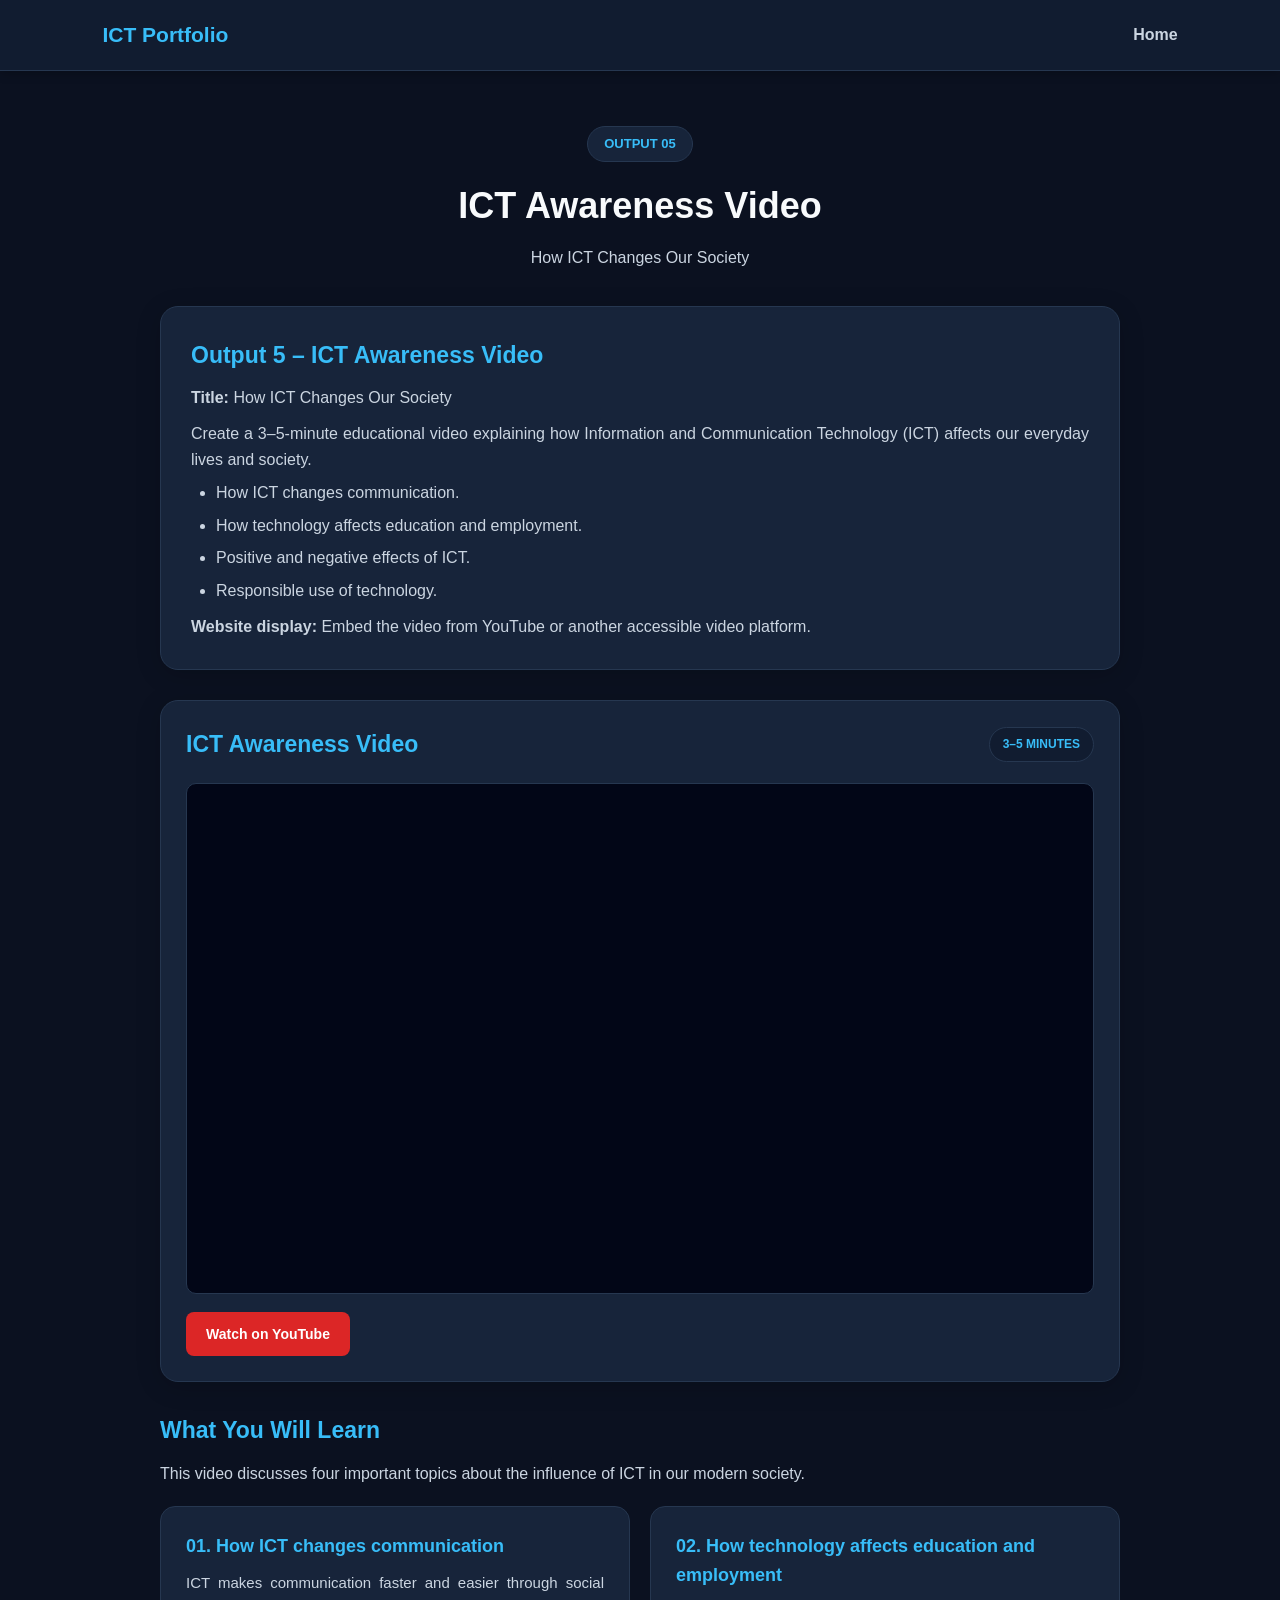
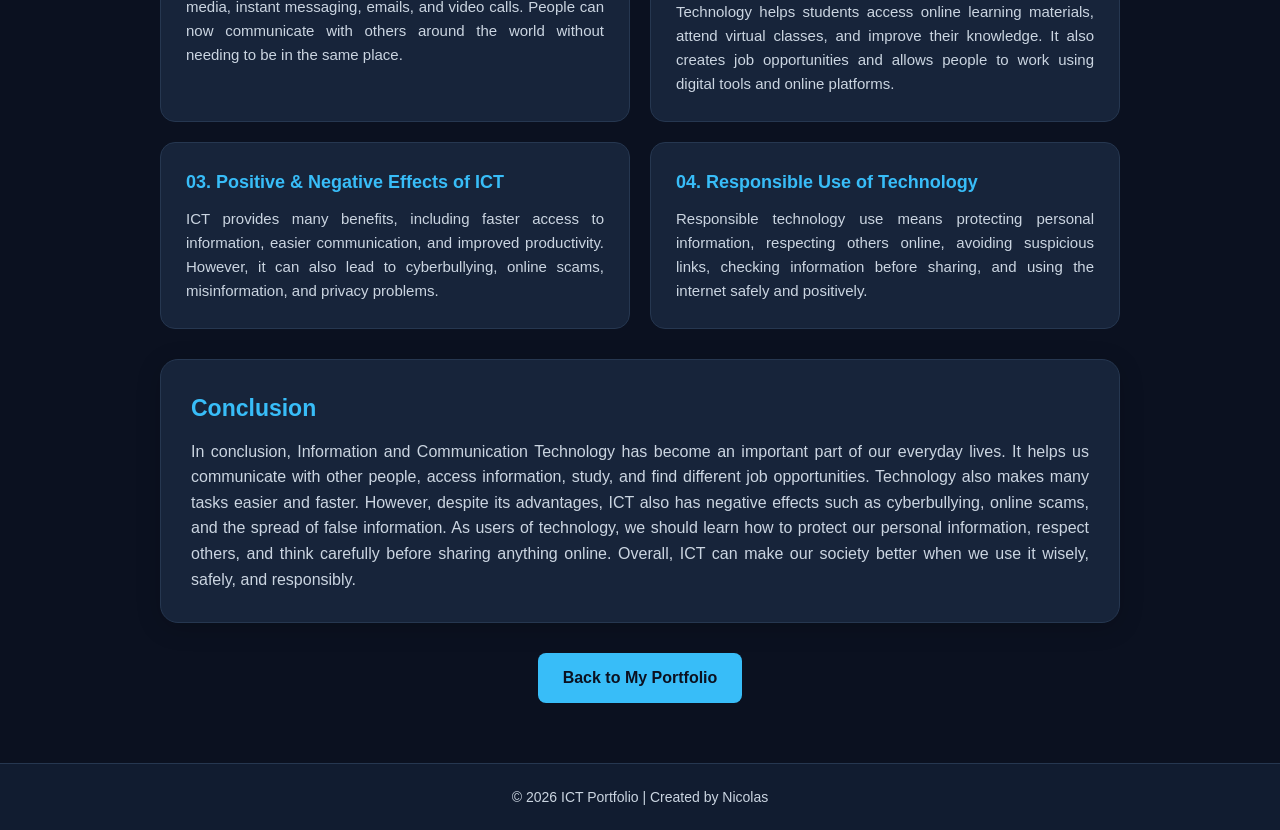
<file: output5.html>
<!DOCTYPE html>
<html lang="en">
<head>
    <meta charset="UTF-8">
    <meta name="viewport" content="width=device-width, initial-scale=1.0">

    <meta name="referrer" content="strict-origin-when-cross-origin">

    <title>Output 5 - ICT Awareness Video</title>

    <style>
        * {
            margin: 0;
            padding: 0;
            box-sizing: border-box;
        }

        body {
            font-family: Arial, sans-serif;
            background: #0b1120;
            color: #f8fafc;
            line-height: 1.6;
            overflow-x: hidden;
            animation: pageEnter 0.8s ease-out both;
        }

        /* Page Entrance Animation */
        @keyframes pageEnter {
            0% {
                opacity: 0;
                transform: translateY(25px);
                filter: blur(6px);
            }

            100% {
                opacity: 1;
                transform: translateY(0);
                filter: blur(0);
            }
        }

        /* Navigation */
        nav {
            background: #111c30;
            padding: 18px 8%;
            display: flex;
            justify-content: space-between;
            align-items: center;
            box-shadow: 0 2px 10px rgba(0, 0, 0, 0.25);
            border-bottom: 1px solid #263750;
        }

        nav h2 {
            color: #38bdf8;
            font-size: 21px;
        }

        nav a {
            text-decoration: none;
            color: #cbd5e1;
            font-weight: bold;
            transition: 0.3s;
        }

        nav a:hover {
            color: #38bdf8;
        }

        /* Main Container */
        .container {
            max-width: 1000px;
            margin: 55px auto;
            padding: 0 20px;
        }

        /* Heading */
        .heading {
            text-align: center;
            margin-bottom: 35px;
        }

        .heading .label {
            display: inline-block;
            background: #17243a;
            color: #38bdf8;
            border: 1px solid #263750;
            padding: 7px 16px;
            border-radius: 20px;
            font-size: 13px;
            font-weight: bold;
            margin-bottom: 15px;
        }

        .heading h1 {
            font-size: 36px;
            color: #f8fafc;
            margin-bottom: 10px;
        }

        .heading p {
            color: #cbd5e1;
            font-size: 16px;
        }

        /* Description Card */
        .description {
            background: #17243a;
            color: #f8fafc;
            border: 1px solid #263750;
            padding: 30px;
            border-radius: 18px;
            box-shadow: 0 5px 25px rgba(0, 0, 0, 0.18);
            margin-bottom: 30px;
        }

        .description h2 {
            color: #38bdf8;
            margin-bottom: 12px;
            font-size: 23px;
        }

        .description p {
            color: #cbd5e1;
            font-size: 16px;
            text-align: justify;
        }

        .description ul {
            padding-left: 25px;
            margin-top: 8px;
            color: #cbd5e1;
        }

        .description li {
            margin-bottom: 7px;
        }

        /* Video Card */
        .video-card {
            background: #17243a;
            border: 1px solid #263750;
            padding: 25px;
            border-radius: 18px;
            box-shadow: 0 5px 25px rgba(0, 0, 0, 0.18);
            margin-bottom: 30px;
        }

        .video-heading {
            display: flex;
            justify-content: space-between;
            align-items: center;
            gap: 15px;
            flex-wrap: wrap;
            margin-bottom: 20px;
        }

        .video-heading h2 {
            color: #38bdf8;
            font-size: 23px;
        }

        .duration {
            color: #38bdf8;
            background: #111c30;
            border: 1px solid #263750;
            padding: 7px 13px;
            border-radius: 20px;
            font-size: 12px;
            font-weight: bold;
        }

        /* Responsive YouTube Player */
        .video-container {
            width: 100%;
            aspect-ratio: 16 / 9;
            overflow: hidden;
            border-radius: 10px;
            background: #020617;
            border: 1px solid #263750;
        }

        .video-container iframe {
            display: block;
            width: 100%;
            height: 100%;
            border: none;
        }

        /* Watch on YouTube Button */
        .watch-link {
            display: inline-block;
            margin-top: 18px;
            padding: 11px 20px;
            color: white;
            background: #dc2626;
            text-decoration: none;
            border-radius: 8px;
            font-size: 14px;
            font-weight: bold;
            transition: 0.3s;
        }

        .watch-link:hover {
            background: #b91c1c;
            transform: translateY(-3px);
        }

        .video-caption {
            color: #cbd5e1;
            font-size: 14px;
            margin-top: 15px;
        }

        /* Topics Section */
        .topics {
            margin-bottom: 30px;
        }

        .section-title {
            color: #38bdf8;
            font-size: 23px;
            margin-bottom: 12px;
        }

        .section-description {
            color: #cbd5e1;
            margin-bottom: 20px;
        }

        .topic-grid {
            display: grid;
            grid-template-columns: repeat(2, 1fr);
            gap: 20px;
        }

        .topic-card {
            background: #17243a;
            border: 1px solid #263750;
            padding: 25px;
            border-radius: 15px;
            transition: 0.3s ease;
        }

        .topic-card:hover {
            transform: translateY(-5px);
            border-color: #38bdf8;
            box-shadow: 0 10px 25px rgba(0, 0, 0, 0.2);
        }

        .topic-card h3 {
            color: #38bdf8;
            font-size: 18px;
            margin-bottom: 10px;
        }

        .topic-card p {
            color: #cbd5e1;
            font-size: 15px;
            text-align: justify;
        }

        /* Conclusion */
        .conclusion {
            background: #17243a;
            color: #f8fafc;
            border: 1px solid #263750;
            padding: 30px;
            border-radius: 18px;
            box-shadow: 0 5px 25px rgba(0, 0, 0, 0.18);
            margin-bottom: 30px;
        }

        .conclusion h2 {
            color: #38bdf8;
            margin-bottom: 12px;
            font-size: 23px;
        }

        .conclusion p {
            color: #cbd5e1;
            font-size: 16px;
            text-align: justify;
        }

        /* Slogan */
        .slogan {
            text-align: center;
            padding: 25px;
            background: #17243a;
            border: 1px solid #263750;
            border-left: 4px solid #38bdf8;
            border-radius: 15px;
            margin-bottom: 35px;
        }

        .slogan h3 {
            color: #38bdf8;
            font-size: 21px;
        }

        .slogan p {
            color: #cbd5e1;
            margin-top: 8px;
        }

        /* Back Button */
        .back-button {
            display: block;
            width: fit-content;
            margin: 0 auto;
            padding: 12px 25px;
            background: #38bdf8;
            color: #0b1120;
            text-decoration: none;
            border-radius: 8px;
            font-weight: bold;
            transition: 0.3s;
        }

        .back-button:hover {
            background: #7dd3fc;
            transform: translateY(-2px);
        }

        /* Footer */
        footer {
            background: #111c30;
            color: #cbd5e1;
            text-align: center;
            padding: 22px;
            margin-top: 60px;
            font-size: 14px;
            border-top: 1px solid #263750;
        }

        /* Responsive Design */
        @media (max-width: 600px) {
            nav {
                padding: 15px 5%;
            }

            nav h2 {
                font-size: 18px;
            }

            .heading h1 {
                font-size: 28px;
            }

            .video-card {
                padding: 15px;
            }

            .description,
            .conclusion {
                padding: 20px;
            }

            .topic-grid {
                grid-template-columns: 1fr;
            }

            .topic-card {
                padding: 20px;
            }
        }
    </style>
</head>

<body>

    <!-- Navigation -->
    <nav>
        <h2>ICT Portfolio</h2>
        <a href="index.html">Home</a>
    </nav>

    <main class="container">

        <!-- Page Heading -->
        <section class="heading">
            <span class="label">OUTPUT 05</span>
            <h1>ICT Awareness Video</h1>
            <p>How ICT Changes Our Society</p>
        </section>

        <!-- Activity Instructions -->
        <section class="description">
            <h2>Output 5 – ICT Awareness Video</h2>

            <p>
                <strong>Title:</strong> How ICT Changes Our Society
            </p>

            <p style="margin-top: 10px;">
                Create a 3–5-minute educational video explaining how
                Information and Communication Technology (ICT) affects
                our everyday lives and society.
            </p>

            <ul>
                <li>How ICT changes communication.</li>
                <li>How technology affects education and employment.</li>
                <li>Positive and negative effects of ICT.</li>
                <li>Responsible use of technology.</li>
            </ul>

            <p style="margin-top: 10px;">
                <strong>Website display:</strong>
                Embed the video from YouTube or another accessible video platform.
            </p>
        </section>

        <!-- Video Presentation -->
        <section class="video-card">

            <div class="video-heading">
                <h2>ICT Awareness Video</h2>
                <span class="duration">3–5 MINUTES</span>
            </div>

            <div class="video-container">
                <iframe
                    src="https://www.youtube.com/embed/QRycwoyfLas"
                    title="How ICT Changes Our Society - ICT Awareness Video"
                    allow="accelerometer; autoplay; clipboard-write; encrypted-media; gyroscope; picture-in-picture; web-share"
                    referrerpolicy="strict-origin-when-cross-origin"
                    allowfullscreen>
                </iframe>
            </div>

            <a
                href="https://www.youtube.com/watch?v=QRycwoyfLas"
                target="_blank"
                rel="noopener noreferrer"
                class="watch-link">
                Watch on YouTube
            </a>

        </section>

        <!-- Topics Section -->
        <section class="topics">

            <h2 class="section-title">What You Will Learn</h2>

            <p class="section-description">
                This video discusses four important topics about
                the influence of ICT in our modern society.
            </p>

            <div class="topic-grid">

                <!-- Topic 1 -->
                <div class="topic-card">

                    <h3>01. How ICT changes communication</h3>

                    <p>
                        ICT makes communication faster and easier
                        through social media, instant messaging,
                        emails, and video calls. People can now
                        communicate with others around the world
                        without needing to be in the same place.
                    </p>

                </div>

                <!-- Topic 2 -->
                <div class="topic-card">

                    <h3>02. How technology affects education and employment</h3>

                    <p>
                        Technology helps students access online
                        learning materials, attend virtual classes,
                        and improve their knowledge. It also creates
                        job opportunities and allows people to work
                        using digital tools and online platforms.
                    </p>

                </div>

                <!-- Topic 3 -->
                <div class="topic-card">

                    <h3>03. Positive & Negative Effects of ICT</h3>

                    <p>
                        ICT provides many benefits, including faster
                        access to information, easier communication,
                        and improved productivity. However, it can
                        also lead to cyberbullying, online scams,
                        misinformation, and privacy problems.
                    </p>

                </div>

                <!-- Topic 4 -->
                <div class="topic-card">

                    <h3>04. Responsible Use of Technology</h3>

                    <p>
                        Responsible technology use means protecting
                        personal information, respecting others online,
                        avoiding suspicious links, checking information
                        before sharing, and using the internet safely
                        and positively.
                    </p>

                </div>

            </div>

        </section>

        <!-- Conclusion -->
        <section class="conclusion">

            <h2>Conclusion</h2>

            <p>
                In conclusion, Information and Communication Technology
                has become an important part of our everyday lives.
                It helps us communicate with other people, access
                information, study, and find different job opportunities.
                Technology also makes many tasks easier and faster.
                However, despite its advantages, ICT also has negative
                effects such as cyberbullying, online scams, and the
                spread of false information. As users of technology,
                we should learn how to protect our personal information,
                respect others, and think carefully before sharing
                anything online. Overall, ICT can make our society
                better when we use it wisely, safely, and responsibly.
            </p>

        </section>

        <!-- Back Button -->
        <a href="index.html" class="back-button">
            Back to My Portfolio
        </a>

    </main>

    <!-- Footer -->
    <footer>
        <p>© 2026 ICT Portfolio | Created by Nicolas</p>
    </footer>

</body>
</html>
</file>
<file: style.css>
@import url('https://fonts.googleapis.com/css2?family=Inter:wght@400;500;600;700;800;900&display=swap');

:root {
    --bg: #080b16;
    --bg-secondary: #0d1222;
    --card: rgba(20, 29, 49, 0.78);
    --primary: #8b5cf6;
    --blue: #60a5fa;
    --purple: #a78bfa;
    --text: #f8fafc;
    --muted: #94a3b8;
    --border: rgba(255,255,255,0.09);
    --gradient: linear-gradient(110deg, #60a5fa, #a78bfa, #c084fc);
}

/* GENERAL SETTINGS */

* {
    margin: 0;
    padding: 0;
    box-sizing: border-box;
    scroll-behavior: smooth;
}

html {
    scroll-padding-top: 90px;
}

body {
    font-family: 'Inter', sans-serif;
    background: var(--bg);
    color: var(--text);
    line-height: 1.7;
    overflow-x: hidden;
    position: relative;

    /* SAME PAGE ENTRANCE ANIMATION */
    animation: pageEnter 0.8s cubic-bezier(0.16, 1, 0.3, 1) both;
}

/* CUSTOM SCROLLBAR */

::-webkit-scrollbar {
    width: 9px;
}

::-webkit-scrollbar-track {
    background: #080b16;
}

::-webkit-scrollbar-thumb {
    background: linear-gradient(#2563eb, #8b5cf6);
    border-radius: 20px;
}

::-webkit-scrollbar-thumb:hover {
    background: #a78bfa;
}

/* BACKGROUND EFFECT */

body::before {
    content: "";
    position: fixed;
    width: 500px;
    height: 500px;
    top: 10%;
    right: -200px;
    background: rgba(124, 58, 237, 0.10);
    filter: blur(130px);
    border-radius: 50%;
    pointer-events: none;
    z-index: -1;
}

body::after {
    content: "";
    position: fixed;
    width: 450px;
    height: 450px;
    bottom: 0;
    left: -200px;
    background: rgba(37, 99, 235, 0.09);
    filter: blur(130px);
    border-radius: 50%;
    pointer-events: none;
    z-index: -1;
}

/* NAVIGATION */

header {
    position: sticky;
    top: 0;
    z-index: 100;
    background: rgba(8, 11, 22, 0.78);
    backdrop-filter: blur(20px);
    -webkit-backdrop-filter: blur(20px);
    border-bottom: 1px solid var(--border);
    padding: 19px 8%;
    animation: navReveal 0.8s ease both;
}

.navbar {
    display: flex;
    justify-content: space-between;
    align-items: center;
}

.logo {
    font-size: 27px;
    font-weight: 900;
    letter-spacing: -1px;
    background: var(--gradient);
    -webkit-background-clip: text;
    background-clip: text;
    color: transparent;
    transition: 0.3s ease;
}

.logo:hover {
    transform: scale(1.06);
    filter: drop-shadow(0 0 12px rgba(139,92,246,0.7));
}

.nav-links {
    display: flex;
    list-style: none;
    gap: 32px;
}

.nav-links a {
    color: #cbd5e1;
    text-decoration: none;
    font-size: 14px;
    font-weight: 600;
    transition: 0.3s ease;
    position: relative;
}

.nav-links a::after {
    content: "";
    position: absolute;
    width: 0;
    height: 2px;
    bottom: -8px;
    left: 0;
    background: var(--gradient);
    border-radius: 5px;
    transition: width 0.3s ease;
}

.nav-links a:hover {
    color: white;
}

.nav-links a:hover::after {
    width: 100%;
}

/* HOME / HERO */

.hero {
    min-height: 90vh;
    display: flex;
    align-items: center;
    padding: 100px 10%;
    position: relative;
    overflow: hidden;

    background:
        radial-gradient(ellipse at 80% 30%,
        rgba(91,33,182,0.20), transparent 45%),
        radial-gradient(ellipse at 15% 80%,
        rgba(37,99,235,0.14), transparent 45%);
}

.hero-content {
    max-width: 780px;
    position: relative;
    z-index: 2;
    animation: heroReveal 1s cubic-bezier(0.16,1,0.3,1) both;
}

.intro {
    display: inline-block;
    color: #c4b5fd;
    letter-spacing: 4px;
    font-size: 12px;
    font-weight: 800;
    margin-bottom: 24px;
    padding: 9px 16px;
    border: 1px solid rgba(167,139,250,0.25);
    background: rgba(139,92,246,0.09);
    border-radius: 30px;
    animation: fadeUp 0.8s ease 0.2s both;
}

.hero h1 {
    font-size: clamp(42px, 6.5vw, 76px);
    line-height: 1.12;
    font-weight: 900;
    letter-spacing: -3px;
    margin-bottom: 22px;
    animation: fadeUp 0.8s ease 0.35s both;
}

.hero h1 span {
    background: var(--gradient);
    -webkit-background-clip: text;
    background-clip: text;
    color: transparent;
    filter: drop-shadow(0 0 18px rgba(139,92,246,0.15));
}

.hero h2 {
    font-size: clamp(19px, 2.5vw, 27px);
    font-weight: 600;
    color: #c4b5fd;
    margin-bottom: 20px;
    animation: fadeUp 0.8s ease 0.5s both;
}

.hero p {
    color: var(--muted);
    max-width: 620px;
    font-size: 15px;
    line-height: 1.9;
    margin-bottom: 35px;
    animation: fadeUp 0.8s ease 0.65s both;
}

/* BUTTONS */

.btn {
    display: inline-block;
    padding: 15px 32px;
    background: linear-gradient(110deg, #2563eb, #7c3aed);
    color: white;
    text-decoration: none;
    border: 1px solid rgba(255,255,255,0.15);
    border-radius: 12px;
    font-size: 14px;
    font-weight: 700;
    letter-spacing: 0.3px;
    box-shadow: 0 8px 30px rgba(99,102,241,0.25);
    transition: all 0.35s ease;
    animation: fadeUp 0.8s ease 0.8s both;
    position: relative;
    overflow: hidden;
}

.btn::before {
    content: "";
    position: absolute;
    top: 0;
    left: -100%;
    width: 100%;
    height: 100%;
    background: linear-gradient(
        110deg,
        transparent,
        rgba(255,255,255,0.22),
        transparent
    );
    transition: 0.5s;
}

.btn:hover::before {
    left: 100%;
}

.btn:hover {
    transform: translateY(-5px);
    box-shadow: 0 15px 40px rgba(139,92,246,0.4);
}

/* GENERAL SECTIONS */

.section {
    padding: 110px 10%;
    text-align: center;
    position: relative;
}

.section h2 {
    display: inline-block;
    font-size: clamp(28px, 4vw, 40px);
    margin-bottom: 45px;
    font-weight: 900;
    letter-spacing: -1px;
    background: var(--gradient);
    -webkit-background-clip: text;
    background-clip: text;
    color: transparent;
    animation: fadeUp 0.8s ease both;
}

.section > p {
    max-width: 760px;
    margin: auto;
    color: var(--muted);
    font-size: 15px;
    line-height: 1.9;
    animation: fadeUp 0.8s ease 0.2s both;
}

/* CARDS */

.card-container {
    display: grid;
    grid-template-columns: repeat(auto-fit, minmax(250px, 1fr));
    gap: 28px;
}

.card {
    background: linear-gradient(
        145deg,
        rgba(30,41,59,0.82),
        rgba(15,23,42,0.92)
    );

    border: 1px solid var(--border);
    padding: 35px;
    border-radius: 20px;
    text-align: left;
    position: relative;
    overflow: hidden;

    transition:
        transform 0.4s ease,
        border-color 0.4s ease,
        box-shadow 0.4s ease,
        background 0.4s ease;

    backdrop-filter: blur(15px);
    -webkit-backdrop-filter: blur(15px);

    animation: cardReveal 0.8s cubic-bezier(0.16,1,0.3,1) both;
}

/* CARD TOP GLOW */

.card::before {
    content: "";
    position: absolute;
    top: 0;
    left: 0;
    width: 100%;
    height: 2px;
    background: linear-gradient(
        90deg,
        transparent,
        #60a5fa,
        #a78bfa,
        transparent
    );
    opacity: 0;
    transition: 0.4s ease;
}

.card::after {
    content: "";
    position: absolute;
    width: 150px;
    height: 150px;
    top: -100px;
    right: -100px;
    background: rgba(139,92,246,0.15);
    filter: blur(55px);
    border-radius: 50%;
    transition: 0.4s ease;
}

.card:nth-child(1) { animation-delay: 0.1s; }
.card:nth-child(2) { animation-delay: 0.2s; }
.card:nth-child(3) { animation-delay: 0.3s; }
.card:nth-child(4) { animation-delay: 0.4s; }
.card:nth-child(5) { animation-delay: 0.5s; }
.card:nth-child(6) { animation-delay: 0.6s; }

.card:hover {
    transform: translateY(-12px);
    border-color: rgba(167,139,250,0.65);
    box-shadow:
        0 20px 50px rgba(91,33,182,0.18),
        0 0 25px rgba(96,165,250,0.07);
}

.card:hover::before {
    opacity: 1;
}

.card:hover::after {
    transform: scale(1.5);
}

.card h3 {
    font-size: 20px;
    color: #c4b5fd;
    margin-bottom: 16px;
    font-weight: 800;
    transition: color 0.3s ease;
}

.card:hover h3 {
    color: #a78bfa;
}

.card p {
    color: var(--muted);
    font-size: 14px;
    line-height: 1.9;
}

/* CLICKABLE PROJECT CARDS */

.project-card {
    display: block;
    text-decoration: none;
    color: white;
    cursor: pointer;
    transition: all 0.35s ease;
}

.project-card:active {
    transform: scale(0.97);
}

.project-card span {
    display: inline-block;
    margin-top: 25px;
    color: var(--blue);
    font-size: 14px;
    font-weight: 800;
    transition: 0.3s ease;
}

.project-card:hover span {
    color: #c4b5fd;
    transform: translateX(7px);
}

/* FOOTER */

footer {
    background: linear-gradient(
        180deg,
        #0d1222,
        #080b16
    );

    border-top: 1px solid var(--border);
    text-align: center;
    padding: 35px 20px;
    color: #64748b;
    font-size: 13px;
}

footer p {
    transition: color 0.3s ease;
}

footer p:hover {
    color: #c4b5fd;
}

/* PAGE ENTRANCE ANIMATION */

@keyframes pageEnter {
    0% {
        opacity: 0;
        transform: translateY(25px) scale(0.99);
        filter: blur(8px);
    }

    100% {
        opacity: 1;
        transform: translateY(0) scale(1);
        filter: blur(0);
    }
}

/* NAVIGATION ANIMATION */

@keyframes navReveal {
    from {
        opacity: 0;
        transform: translateY(-20px);
    }

    to {
        opacity: 1;
        transform: translateY(0);
    }
}

/* HERO ANIMATION */

@keyframes heroReveal {
    from {
        opacity: 0;
        transform: translateY(40px);
        filter: blur(10px);
    }

    to {
        opacity: 1;
        transform: translateY(0);
        filter: blur(0);
    }
}

/* FADE UP ANIMATION */

@keyframes fadeUp {
    from {
        opacity: 0;
        transform: translateY(28px);
    }

    to {
        opacity: 1;
        transform: translateY(0);
    }
}

/* CARD ANIMATION */

@keyframes cardReveal {
    from {
        opacity: 0;
        transform: translateY(35px) scale(0.96);
        filter: blur(6px);
    }

    to {
        opacity: 1;
        transform: translateY(0) scale(1);
        filter: blur(0);
    }
}

/* RESPONSIVE DESIGN */

@media (max-width: 768px) {

    header {
        padding: 17px 5%;
    }

    .navbar {
        flex-direction: column;
        gap: 18px;
    }

    .logo {
        font-size: 24px;
    }

    .nav-links {
        flex-wrap: wrap;
        justify-content: center;
        gap: 17px;
    }

    .nav-links a {
        font-size: 13px;
    }

    .hero {
        min-height: 80vh;
        padding: 75px 7%;
    }

    .hero h1 {
        letter-spacing: -1.5px;
    }

    .section {
        padding: 80px 7%;
    }

    .section h2 {
        margin-bottom: 35px;
    }

    .card-container {
        grid-template-columns: 1fr;
        gap: 20px;
    }

    .card {
        padding: 28px;
    }
}

/* SMALL MOBILE DEVICES */

@media (max-width: 480px) {

    .hero h1 {
        font-size: 40px;
    }

    .hero h2 {
        font-size: 19px;
    }

    .hero p {
        font-size: 14px;
    }

    .intro {
        font-size: 10px;
        letter-spacing: 2px;
    }

    .btn {
        padding: 13px 24px;
    }

    .nav-links {
        gap: 12px;
    }
}

/* ACCESSIBILITY */

a:focus-visible {
    outline: 2px solid #a78bfa;
    outline-offset: 5px;
    border-radius: 5px;
}

/* REDUCE MOTION */

@media (prefers-reduced-motion: reduce) {

    *,
    *::before,
    *::after {
        animation-duration: 0.01ms !important;
        animation-iteration-count: 1 !important;
        scroll-behavior: auto !important;
        transition-duration: 0.01ms !important;
    }
}
</file>
